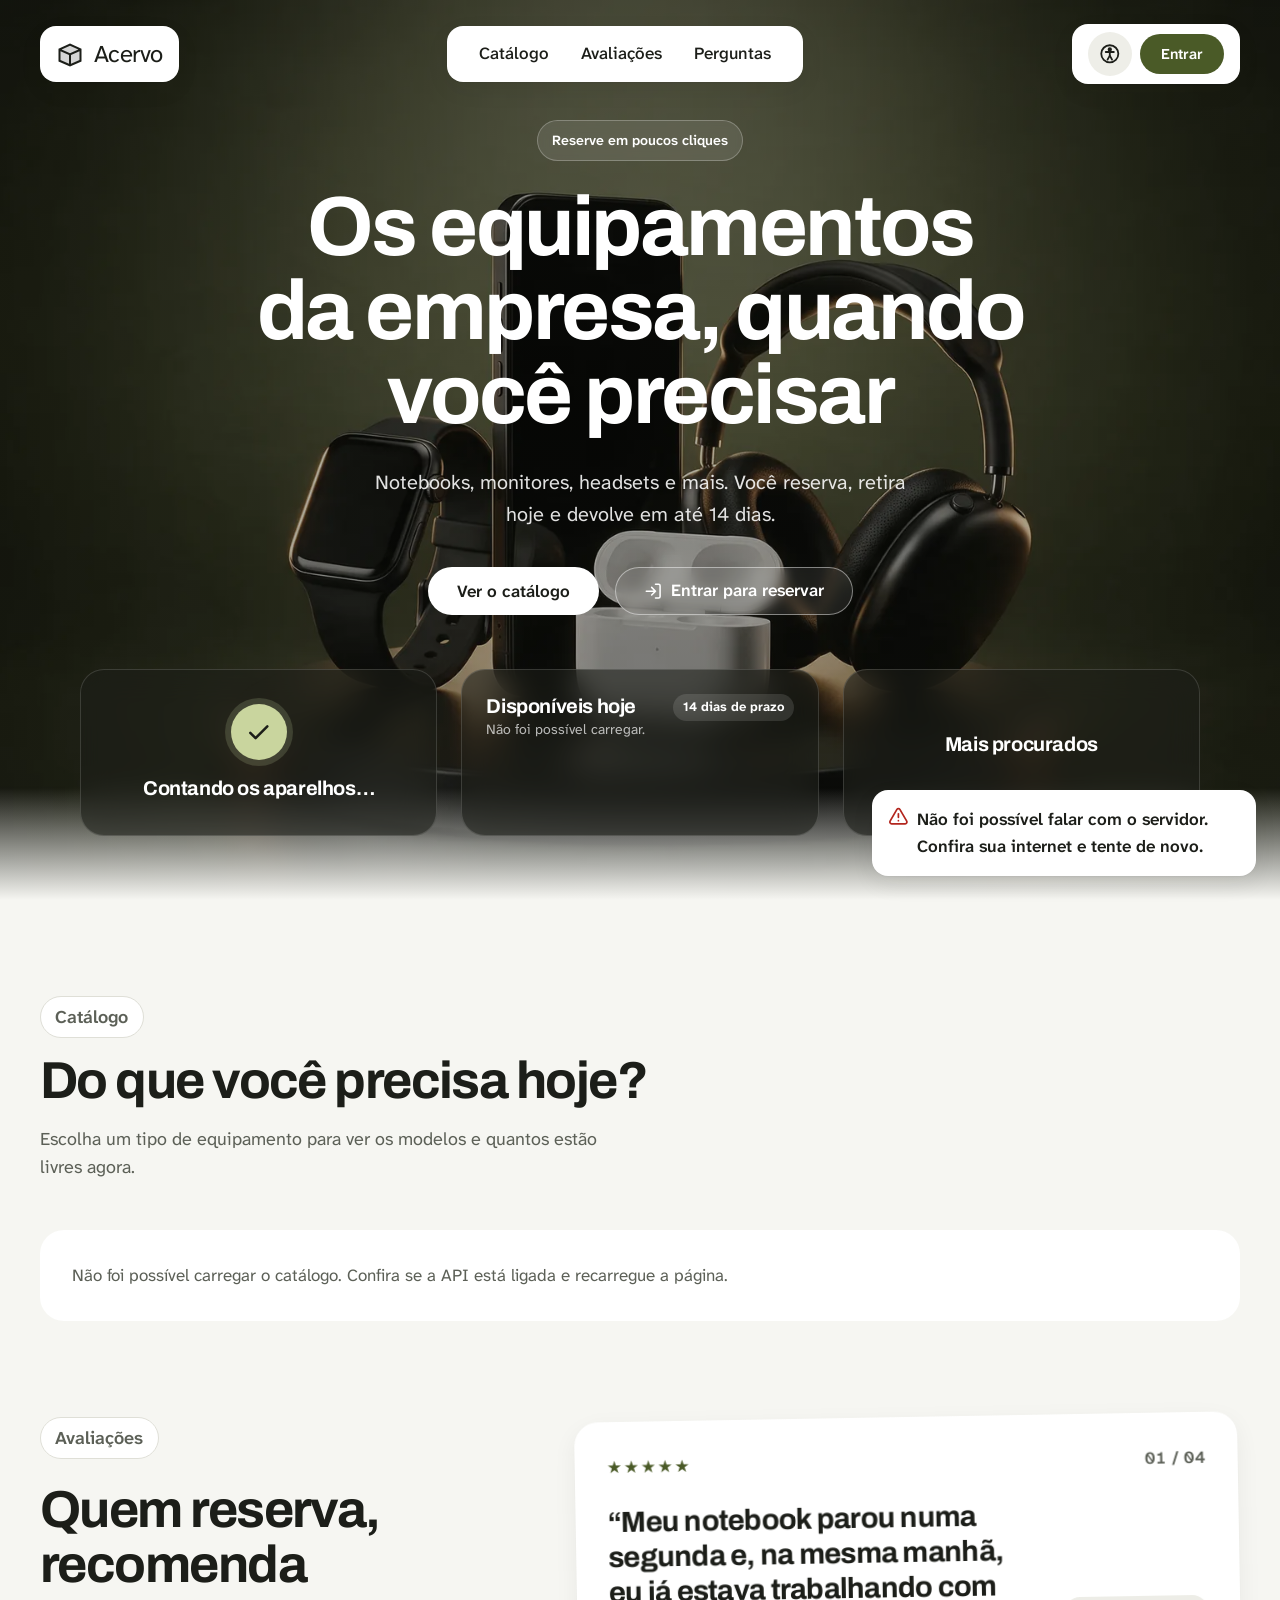
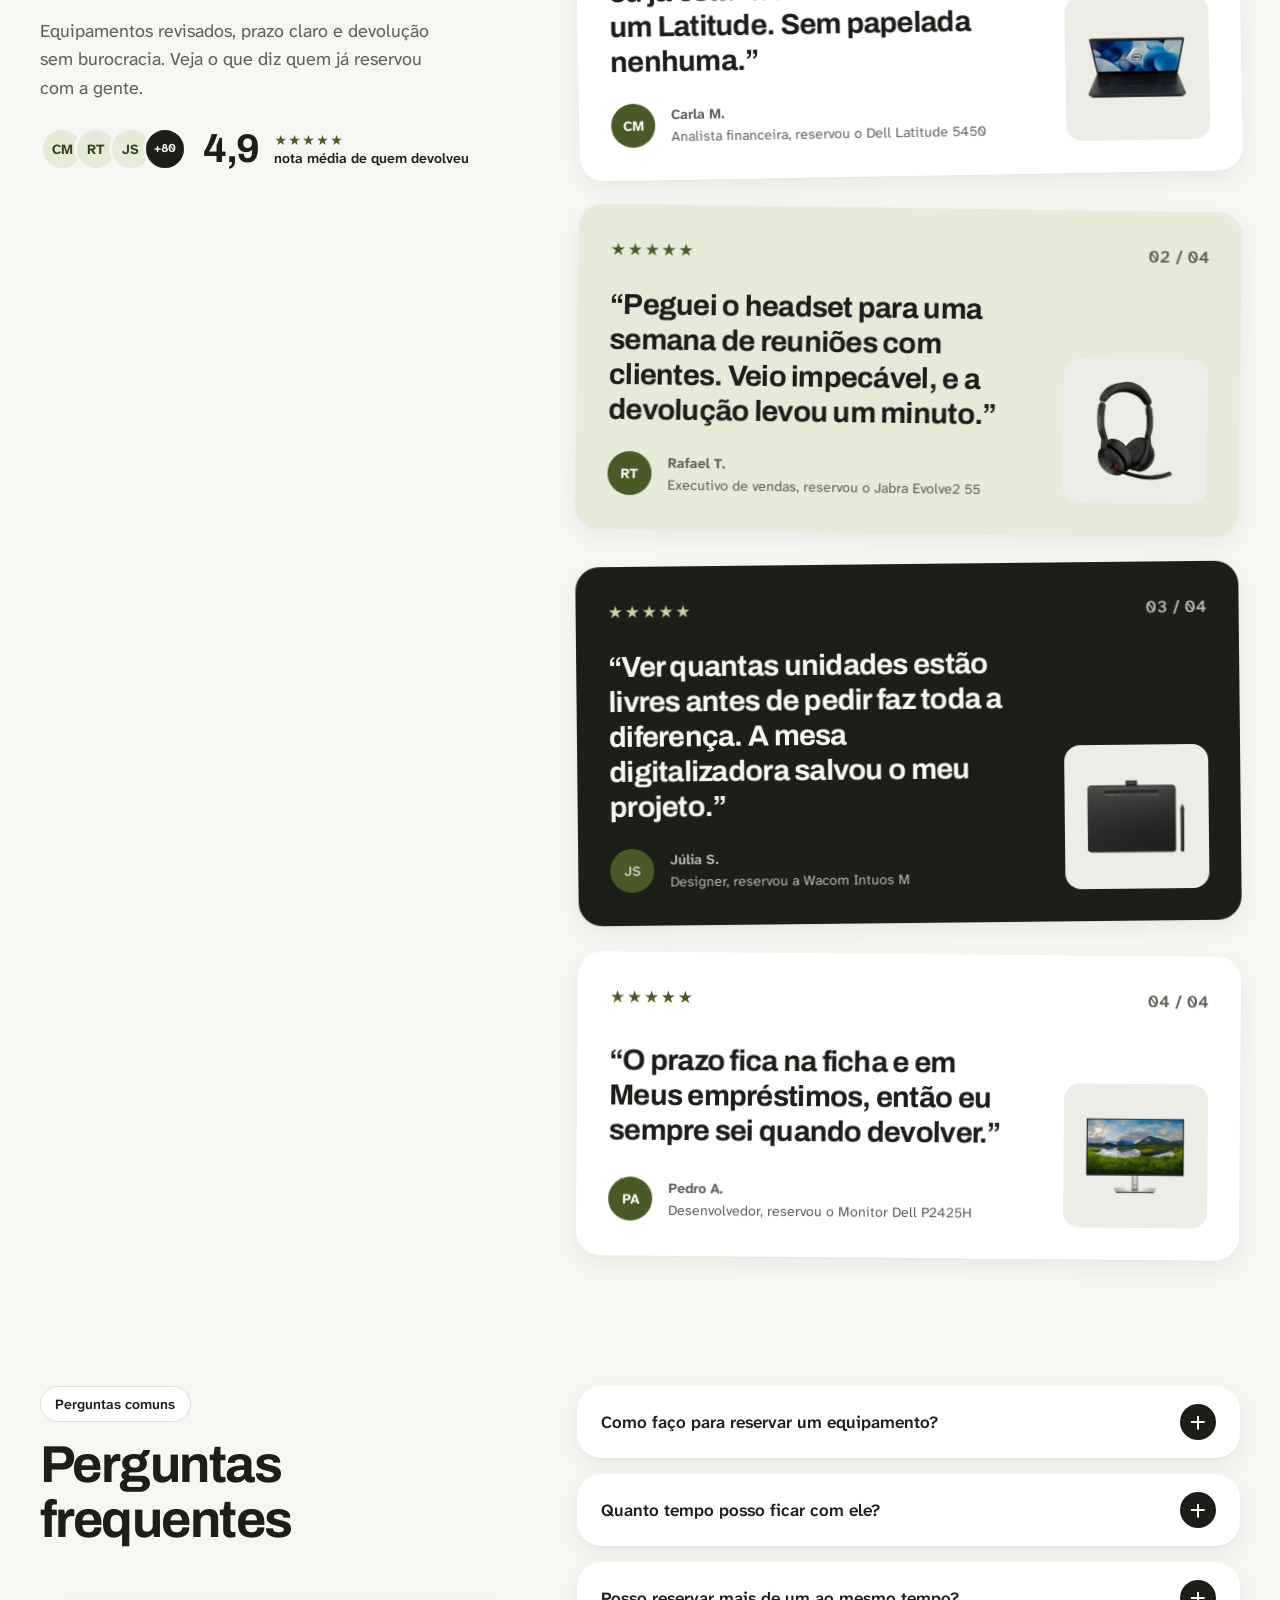
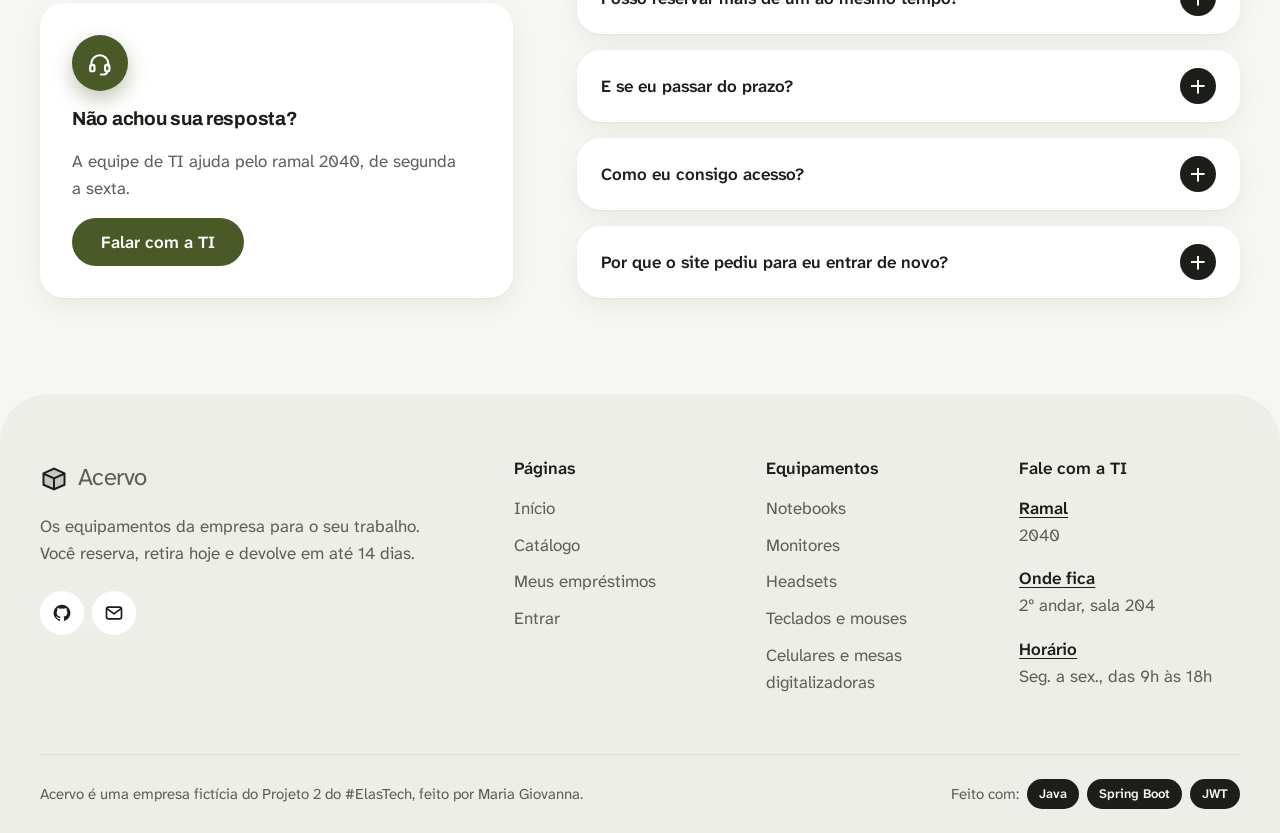
<file: index.html>
<!DOCTYPE html>
<html lang="pt-BR">
<head>
    <meta charset="UTF-8">
    <meta name="viewport" content="width=device-width, initial-scale=1">
    <title>Acervo – empréstimo de equipamentos</title>
    <meta name="description" content="Reserve notebooks, monitores e outros equipamentos da empresa.">

    <!-- aplica tema, tamanho do texto e cores ANTES de desenhar a página -->
    <script src="js/core/preferencias.js"></script>

    <!-- fontes: Archivo (títulos) e Atkinson Hyperlegible Next (texto, feita para baixa visão) -->
    <link rel="preconnect" href="https://fonts.googleapis.com">
    <link rel="preconnect" href="https://fonts.gstatic.com" crossorigin>
    <link href="https://fonts.googleapis.com/css2?family=Archivo:wght@600;700;800&family=Atkinson+Hyperlegible+Next:wght@400;500;600;700&display=swap" rel="stylesheet">

    <!-- CSS: sistema (base) → peças (componentes) → página -->
    <link rel="stylesheet" href="css/base/tokens.css">
    <link rel="stylesheet" href="css/base/reset.css">
    <link rel="stylesheet" href="css/base/tipografia.css">
    <link rel="stylesheet" href="css/base/layout.css">
    <link rel="stylesheet" href="css/componentes/botoes.css">
    <link rel="stylesheet" href="css/componentes/cartao.css">
    <link rel="stylesheet" href="css/componentes/formularios.css">
    <link rel="stylesheet" href="css/componentes/selos.css">
    <link rel="stylesheet" href="css/componentes/estados.css">
    <link rel="stylesheet" href="css/componentes/avisos.css">
    <link rel="stylesheet" href="css/componentes/cabecalho.css">
    <link rel="stylesheet" href="css/componentes/rodape.css">
    <link rel="stylesheet" href="css/componentes/cartao-produto.css">
    <link rel="stylesheet" href="css/paginas/inicio.css">
</head>
<body data-pagina="inicio" data-hero>

<header id="cabecalho"></header>

<main id="conteudo">

    <!-- HERO (ref. 2): foto ao fundo (img/hero.webp), título, 2 botões e cartões com dados da API -->
    <section class="hero sobre-imagem" aria-labelledby="titulo-pagina">
        <div class="hero__conteudo">
            <p class="selo-secao">Reserve em poucos cliques</p>
            <h1 class="titulo-abertura" id="titulo-pagina">Os equipamentos da empresa, quando você precisar</h1>
            <p>Notebooks, monitores, headsets e mais. Você reserva, retira hoje e devolve em até 14 dias.</p>
            <div class="hero__acoes">
                <a class="botao botao--primario" href="#catalogo">Ver o catálogo</a>
                <a class="botao botao--secundario" id="hero-reservar" href="entrar.html?voltar=index.html%23catalogo&amp;motivo=reservar">Entrar para reservar</a>
            </div>
        </div>

        <div class="hero__cartoes">
            <article class="vidro vidro--lateral">
                <span class="vidro__icone" id="hero-icone"></span>
                <p class="vidro__titulo" id="hero-livres">Contando os aparelhos…</p>
            </article>

            <article class="vidro vidro--principal">
                <div class="vidro__topo">
                    <div>
                        <p class="vidro__titulo">Disponíveis hoje</p>
                        <p class="vidro__suave" id="hero-resumo">Carregando…</p>
                    </div>
                    <span class="vidro__pilula vidro__pilula--escura">14 dias de prazo</span>
                </div>
                <ul class="vidro__lista" id="hero-lista"></ul>
            </article>

            <article class="vidro vidro--lateral">
                <p class="vidro__titulo">Mais procurados</p>
                <ul class="vidro__circulos" id="hero-tipos"></ul>
            </article>
        </div>
    </section>

    <!-- CATÁLOGO (ref. 3): primeiro os tipos; ao escolher um, aparecem os modelos dele -->
    <section class="secao container" id="catalogo" aria-labelledby="titulo-catalogo">
        <div class="cabeca-secao">
            <div class="cabeca-secao__texto">
                <p class="selo-secao">Catálogo</p>
                <h2 class="titulo-secao" id="titulo-catalogo">Do que você precisa hoje?</h2>
                <p id="texto-catalogo" aria-live="polite">Escolha um tipo de equipamento para ver os modelos e quantos estão livres agora.</p>
            </div>
            <button class="link-seta" type="button" id="alternar-catalogo"></button>
        </div>

        <ul class="grade-cartoes" id="grade-catalogo"></ul>
    </section>

    <!-- AVALIAÇÕES (refs. 4 e 5): o lado esquerdo fica parado e os cartões se empilham -->
    <section class="secao container depoimentos" id="avaliacoes" aria-labelledby="titulo-avaliacoes">
        <div class="depoimentos__lado">
            <p class="selo-secao">Avaliações</p>
            <h2 class="titulo-secao" id="titulo-avaliacoes">Quem reserva, recomenda</h2>
            <p>Equipamentos revisados, prazo claro e devolução sem burocracia. Veja o que diz quem já reservou com a gente.</p>
            <div class="prova">
                <p class="prova__rostos" aria-hidden="true">
                    <span>CM</span>
                    <span>RT</span>
                    <span>JS</span>
                    <span>+80</span>
                </p>
                <p class="prova__nota">4,9</p>
                <p class="prova__estrelas">
                    <span aria-hidden="true">★★★★★</span>
                    <span>nota média de quem devolveu</span>
                </p>
            </div>
        </div>

        <ol class="depoimentos__lista">
            <li class="depoimento" data-modelo="Notebook Dell Latitude 5450">
                <p class="depoimento__topo">
                    <span aria-label="5 de 5 estrelas">★★★★★</span>
                    <span>01 / 04</span>
                </p>
                <blockquote>“Meu notebook parou numa segunda e, na mesma manhã, eu já estava trabalhando com um Latitude. Sem papelada nenhuma.”</blockquote>
                <div class="depoimento__foto"></div>
                <p class="depoimento__autor">
                    <span class="depoimento__rosto" aria-hidden="true">CM</span>
                    <span>
                        <strong>Carla M.</strong>
                        <span>Analista financeira, reservou o Dell Latitude 5450</span>
                    </span>
                </p>
            </li>
            <li class="depoimento" data-modelo="Headset Jabra Evolve2 55">
                <p class="depoimento__topo">
                    <span aria-label="5 de 5 estrelas">★★★★★</span>
                    <span>02 / 04</span>
                </p>
                <blockquote>“Peguei o headset para uma semana de reuniões com clientes. Veio impecável, e a devolução levou um minuto.”</blockquote>
                <div class="depoimento__foto"></div>
                <p class="depoimento__autor">
                    <span class="depoimento__rosto" aria-hidden="true">RT</span>
                    <span>
                        <strong>Rafael T.</strong>
                        <span>Executivo de vendas, reservou o Jabra Evolve2 55</span>
                    </span>
                </p>
            </li>
            <li class="depoimento" data-modelo="Mesa digitalizadora Wacom Intuos M">
                <p class="depoimento__topo">
                    <span aria-label="5 de 5 estrelas">★★★★★</span>
                    <span>03 / 04</span>
                </p>
                <blockquote>“Ver quantas unidades estão livres antes de pedir faz toda a diferença. A mesa digitalizadora salvou o meu projeto.”</blockquote>
                <div class="depoimento__foto"></div>
                <p class="depoimento__autor">
                    <span class="depoimento__rosto" aria-hidden="true">JS</span>
                    <span>
                        <strong>Júlia S.</strong>
                        <span>Designer, reservou a Wacom Intuos M</span>
                    </span>
                </p>
            </li>
            <li class="depoimento" data-modelo="Monitor Dell P2425H">
                <p class="depoimento__topo">
                    <span aria-label="5 de 5 estrelas">★★★★★</span>
                    <span>04 / 04</span>
                </p>
                <blockquote>“O prazo fica na ficha e em Meus empréstimos, então eu sempre sei quando devolver.”</blockquote>
                <div class="depoimento__foto"></div>
                <p class="depoimento__autor">
                    <span class="depoimento__rosto" aria-hidden="true">PA</span>
                    <span>
                        <strong>Pedro A.</strong>
                        <span>Desenvolvedor, reservou o Monitor Dell P2425H</span>
                    </span>
                </p>
            </li>
        </ol>
    </section>

    <!-- PERGUNTAS (refs. 6 e 7), alinhadas: título com a primeira pergunta, ajuda com a última -->
    <section class="secao container perguntas" id="perguntas" aria-labelledby="titulo-perguntas">
        <div class="perguntas__lado">
            <div class="perguntas__titulo">
                <p class="selo-secao">Perguntas comuns</p>
                <h2 class="titulo-secao" id="titulo-perguntas">Perguntas frequentes</h2>
            </div>

            <div class="cartao perguntas__ajuda">
                <span class="estado__icone" id="icone-ajuda"></span>
                <h3>Não achou sua resposta?</h3>
                <p>A equipe de TI ajuda pelo ramal 2040, de segunda a sexta.</p>
                <a class="botao botao--primario" href="#contato">Falar com a TI</a>
            </div>
        </div>

        <div class="perguntas__lista">
            <details class="pergunta" name="perguntas">
                <summary>Como faço para reservar um equipamento?</summary>
                <p>Escolha o tipo no catálogo, abra o modelo, entre na sua conta (ou crie uma) e confirme a reserva. Você retira no mesmo dia.</p>
            </details>
            <details class="pergunta" name="perguntas">
                <summary>Quanto tempo posso ficar com ele?</summary>
                <p>14 dias a partir do dia da retirada. A data certa de devolução aparece na confirmação e em Meus empréstimos.</p>
            </details>
            <details class="pergunta" name="perguntas">
                <summary>Posso reservar mais de um ao mesmo tempo?</summary>
                <p>Não. É um equipamento por vez, para que todo mundo tenha acesso. Devolva o que está com você para reservar outro.</p>
            </details>
            <details class="pergunta" name="perguntas">
                <summary>E se eu passar do prazo?</summary>
                <p>O empréstimo aparece como atrasado e você só consegue reservar outro equipamento depois de devolver.</p>
            </details>
            <details class="pergunta" name="perguntas">
                <summary>Como eu consigo acesso?</summary>
                <p>Clique em Entrar e depois em Criar conta. Com nome, e-mail e uma senha, você já entra e pode reservar.</p>
            </details>
            <details class="pergunta" name="perguntas">
                <summary>Por que o site pediu para eu entrar de novo?</summary>
                <p>Por segurança, o acesso vale 10 minutos. Depois disso, é só entrar outra vez e continuar de onde parou.</p>
            </details>
        </div>
    </section>

</main>

<footer id="rodape"></footer>

<!-- JS: primeiro o que os outros usam; por último, o arquivo da página -->
<script src="js/core/config.js"></script>
<script src="js/core/utilidades.js"></script>
<script src="js/dados/icones.js"></script>
<script src="js/dados/produtos.js"></script>
<script src="js/core/sessao.js"></script>
<script src="js/componentes/avisos.js"></script>
<script src="js/core/api.js"></script>
<script src="js/componentes/cabecalho.js"></script>
<script src="js/componentes/acessibilidade.js"></script>
<script src="js/componentes/foto-produto.js"></script>
<script src="js/paginas/inicio.js"></script>
</body>
</html>
</file>
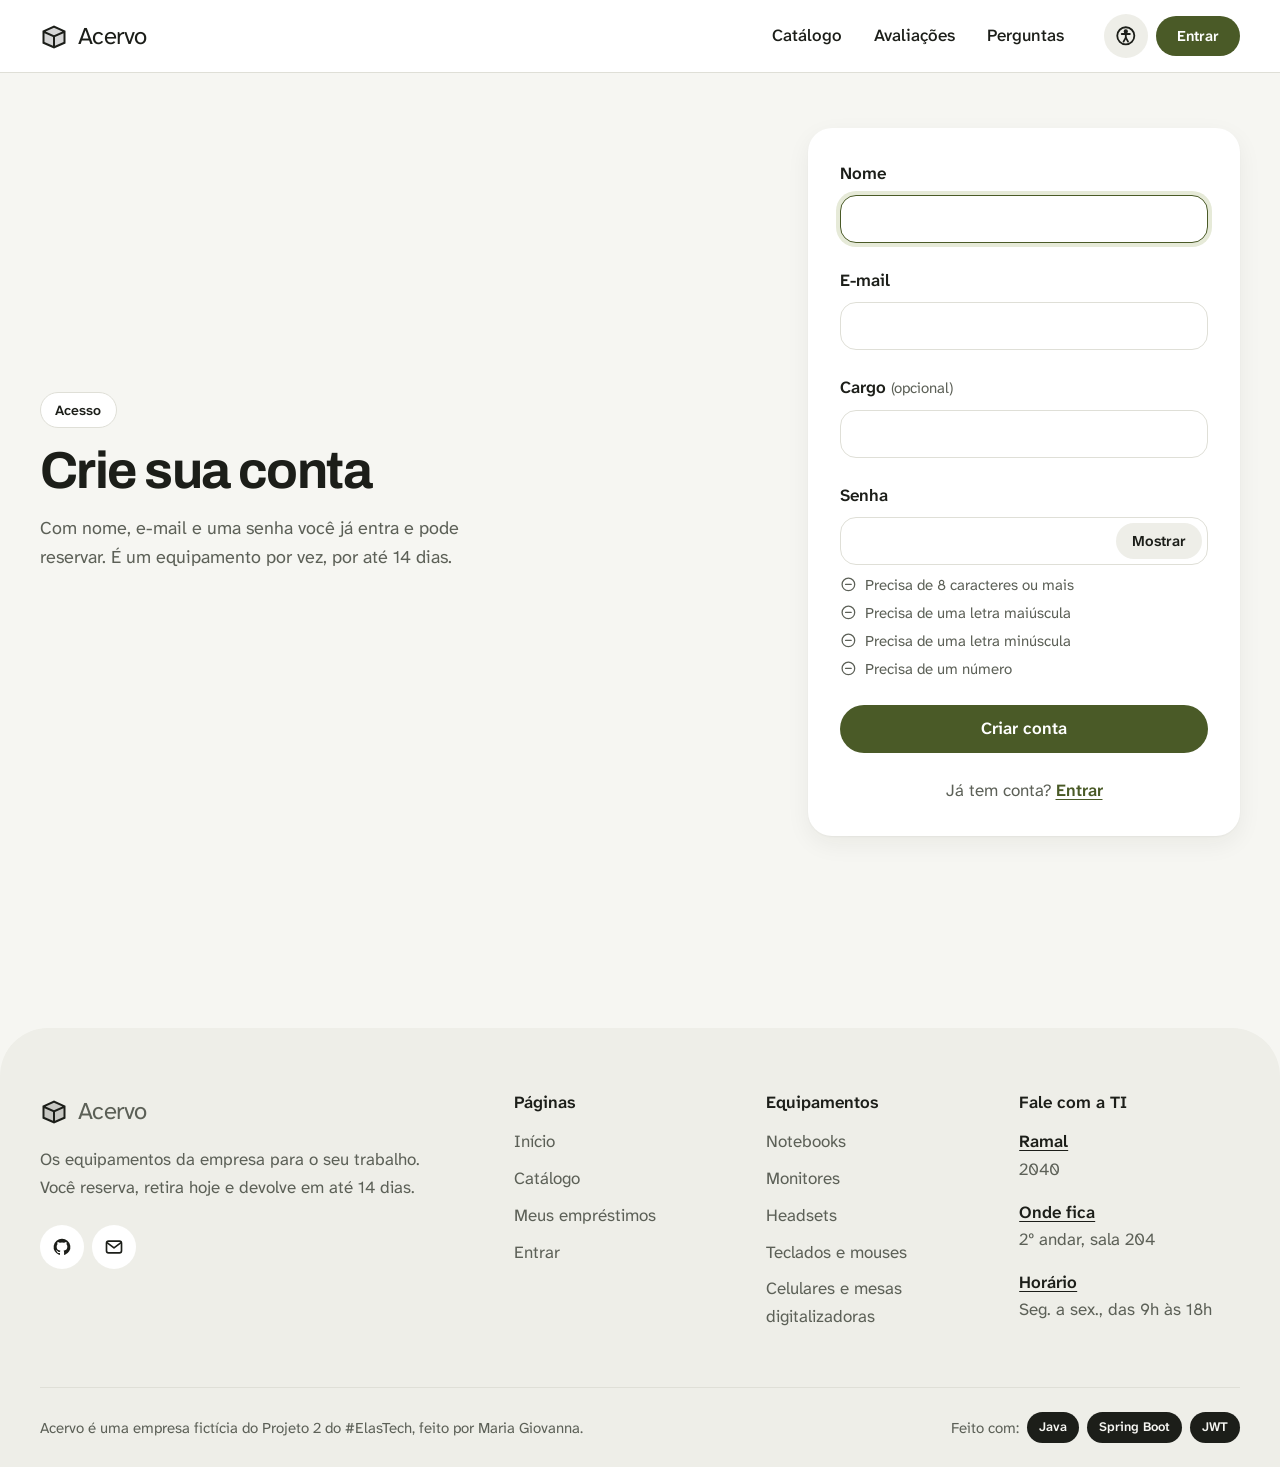
<file: criar-conta.html>
<!DOCTYPE html>
<html lang="pt-BR">
<head>
    <meta charset="UTF-8">
    <meta name="viewport" content="width=device-width, initial-scale=1">
    <title>Criar conta – Acervo</title>
    <meta name="description" content="Crie sua conta no Acervo para reservar equipamentos.">

    <!-- aplica tema, tamanho do texto e cores ANTES de desenhar a página -->
    <script src="js/core/preferencias.js"></script>

    <!-- fontes: Archivo (títulos) e Atkinson Hyperlegible Next (texto, feita para baixa visão) -->
    <link rel="preconnect" href="https://fonts.googleapis.com">
    <link rel="preconnect" href="https://fonts.gstatic.com" crossorigin>
    <link href="https://fonts.googleapis.com/css2?family=Archivo:wght@600;700;800&family=Atkinson+Hyperlegible+Next:wght@400;500;600;700&display=swap" rel="stylesheet">

    <!-- CSS: sistema (base) → peças (componentes) → página -->
    <link rel="stylesheet" href="css/base/tokens.css">
    <link rel="stylesheet" href="css/base/reset.css">
    <link rel="stylesheet" href="css/base/tipografia.css">
    <link rel="stylesheet" href="css/base/layout.css">
    <link rel="stylesheet" href="css/componentes/botoes.css">
    <link rel="stylesheet" href="css/componentes/cartao.css">
    <link rel="stylesheet" href="css/componentes/formularios.css">
    <link rel="stylesheet" href="css/componentes/selos.css">
    <link rel="stylesheet" href="css/componentes/estados.css">
    <link rel="stylesheet" href="css/componentes/avisos.css">
    <link rel="stylesheet" href="css/componentes/cabecalho.css">
    <link rel="stylesheet" href="css/componentes/rodape.css">
    <link rel="stylesheet" href="css/paginas/entrar.css">
</head>
<body data-pagina="criar-conta">

<header id="cabecalho"></header>

<main id="conteudo" class="pagina">
    <section class="entrar">
        <div class="entrar__texto">
            <p class="selo-secao">Acesso</p>
            <h1 class="titulo-secao">Crie sua conta</h1>
            <p>Com nome, e-mail e uma senha você já entra e pode reservar. É um equipamento por vez, por até 14 dias.</p>
        </div>

        <form class="cartao formulario" id="form-criar-conta" novalidate>
            <div class="campo">
                <label for="nome">Nome</label>
                <input class="campo__entrada" id="nome" name="nome" autocomplete="name" aria-describedby="nome-erro">
                <p class="campo__erro" id="nome-erro" hidden></p>
            </div>

            <div class="campo">
                <label for="email">E-mail</label>
                <input class="campo__entrada" id="email" name="email" type="email" autocomplete="email" inputmode="email" aria-describedby="email-erro">
                <p class="campo__erro" id="email-erro" hidden></p>
            </div>

            <div class="campo">
                <label for="cargo">Cargo <span class="campo__dica">(opcional)</span></label>
                <input class="campo__entrada" id="cargo" name="cargo" autocomplete="organization-title">
            </div>

            <div class="campo">
                <label for="senha">Senha</label>
                <div class="campo__senha">
                    <input class="campo__entrada" id="senha" name="senha" type="password" autocomplete="new-password" aria-describedby="regras-senha senha-erro">
                    <button class="campo__mostrar" id="mostrar-senha" type="button" aria-pressed="false" aria-controls="senha">Mostrar</button>
                </div>
                <ul class="regras-senha" id="regras-senha" aria-live="polite"></ul>
                <p class="campo__erro" id="senha-erro" hidden></p>
            </div>

            <p class="alerta alerta--erro" id="alerta-erro" role="alert" hidden></p>

            <button class="botao botao--primario botao--largo" id="botao-criar-conta" type="submit">Criar conta</button>

            <p class="formulario__troca">Já tem conta? <a id="link-entrar" href="entrar.html">Entrar</a></p>
        </form>
    </section>
</main>

<footer id="rodape"></footer>

<!-- JS: primeiro o que os outros usam; por último, o arquivo da página -->
<script src="js/core/config.js"></script>
<script src="js/core/utilidades.js"></script>
<script src="js/dados/icones.js"></script>
<script src="js/dados/produtos.js"></script>
<script src="js/core/sessao.js"></script>
<script src="js/componentes/avisos.js"></script>
<script src="js/core/api.js"></script>
<script src="js/componentes/cabecalho.js"></script>
<script src="js/componentes/acessibilidade.js"></script>
<script src="js/componentes/campos.js"></script>
<script src="js/core/validacao.js"></script>
<script src="js/componentes/regras-senha.js"></script>
<script src="js/paginas/criar-conta.js"></script>
</body>
</html>
</file>
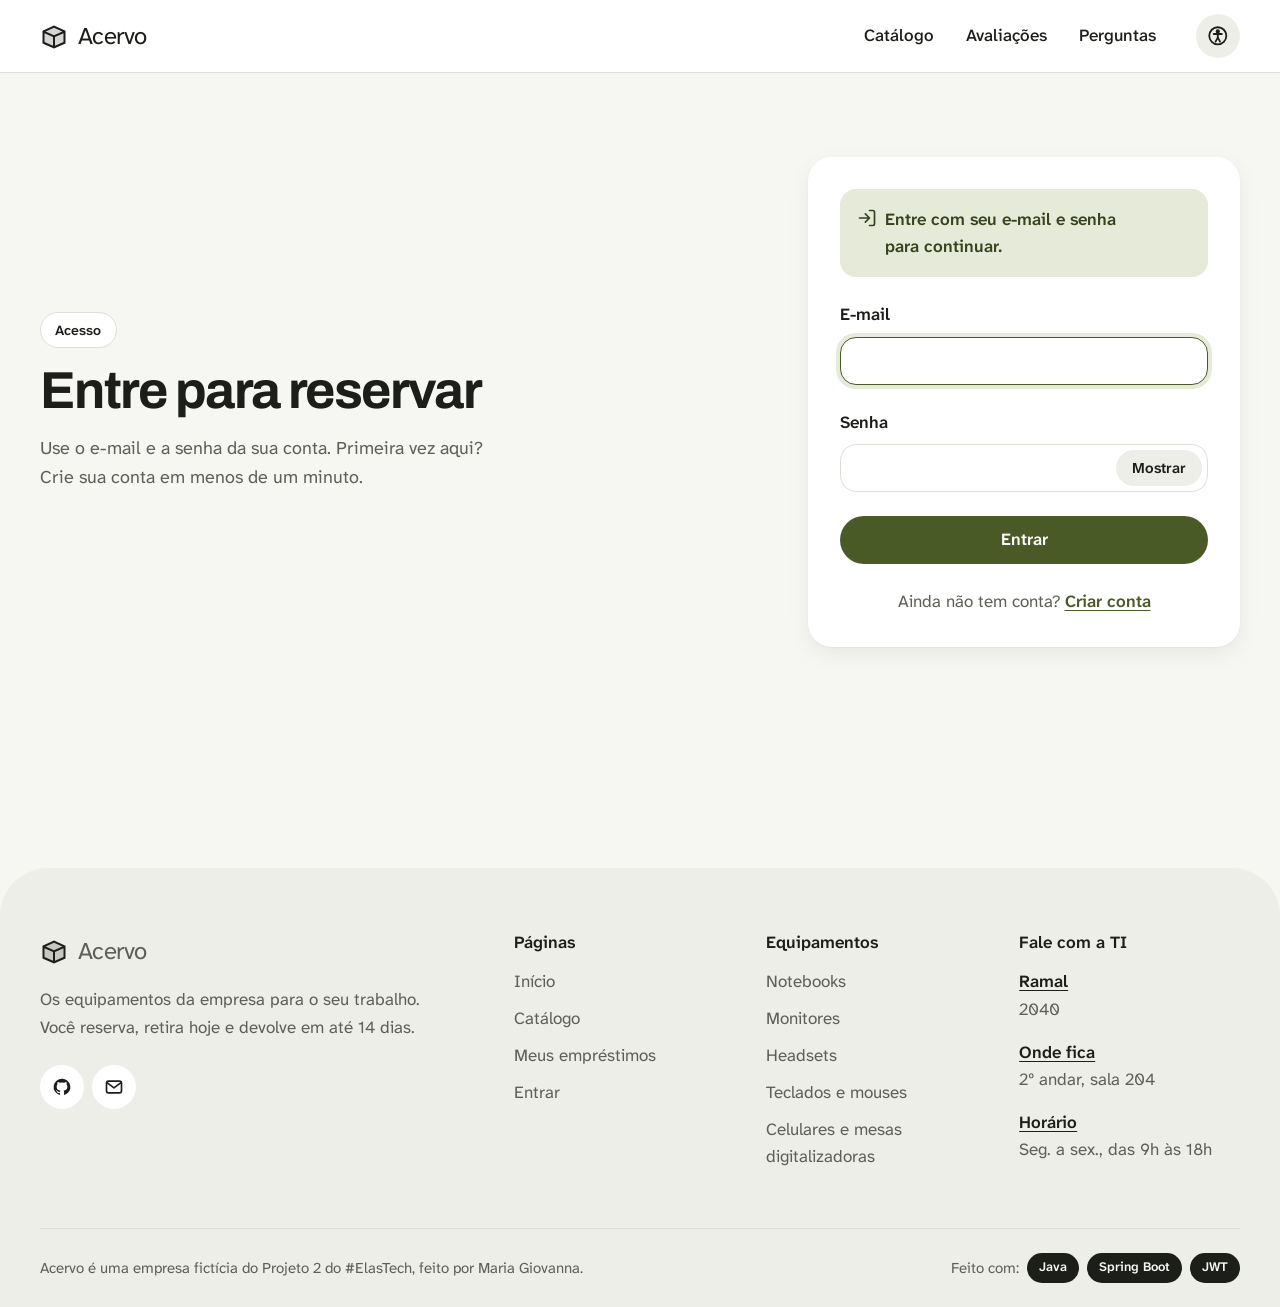
<file: empresa.html>
<!DOCTYPE html>
<html lang="pt-BR">
<head>
    <meta charset="UTF-8">
    <meta name="viewport" content="width=device-width, initial-scale=1">
    <title>Área da empresa – Acervo</title>
    <meta name="description" content="Cadastro de equipamentos e pessoas.">

    <!-- aplica tema, tamanho do texto e cores ANTES de desenhar a página -->
    <script src="js/core/preferencias.js"></script>

    <!-- fontes: Archivo (títulos) e Atkinson Hyperlegible Next (texto, feita para baixa visão) -->
    <link rel="preconnect" href="https://fonts.googleapis.com">
    <link rel="preconnect" href="https://fonts.gstatic.com" crossorigin>
    <link href="https://fonts.googleapis.com/css2?family=Archivo:wght@600;700;800&family=Atkinson+Hyperlegible+Next:wght@400;500;600;700&display=swap" rel="stylesheet">

    <!-- CSS: sistema (base) → peças (componentes) → página -->
    <link rel="stylesheet" href="css/base/tokens.css">
    <link rel="stylesheet" href="css/base/reset.css">
    <link rel="stylesheet" href="css/base/tipografia.css">
    <link rel="stylesheet" href="css/base/layout.css">
    <link rel="stylesheet" href="css/componentes/botoes.css">
    <link rel="stylesheet" href="css/componentes/cartao.css">
    <link rel="stylesheet" href="css/componentes/formularios.css">
    <link rel="stylesheet" href="css/componentes/selos.css">
    <link rel="stylesheet" href="css/componentes/estados.css">
    <link rel="stylesheet" href="css/componentes/avisos.css">
    <link rel="stylesheet" href="css/componentes/cabecalho.css">
    <link rel="stylesheet" href="css/componentes/rodape.css">
    <link rel="stylesheet" href="css/paginas/empresa.css">
</head>
<body data-pagina="empresa">

<header id="cabecalho"></header>

<main id="conteudo" class="pagina">
    <div class="topo-pagina">
        <p class="selo-secao">Administração</p>
        <h1 class="titulo-secao">Área da empresa</h1>
        <p>Cadastre equipamentos e pessoas. Só o perfil de administração vê esta página.</p>
    </div>

    <!-- quem não é ADMIN vê só isto -->
    <section class="estado" id="estado-sem-permissao" hidden>
        <span class="estado__icone" id="sem-permissao-icone"></span>
        <h2>Esta área é só da administração</h2>
        <p>O seu perfil pode ver o catálogo, pegar e devolver equipamentos.</p>
        <div class="estado__acoes">
            <a class="botao botao--primario" href="index.html">Ir para o catálogo</a>
        </div>
    </section>

    <div id="area-admin" hidden>
        <div class="paineis">

            <!-- CADASTRAR EQUIPAMENTO: POST /equipamentos -->
            <form class="cartao formulario" id="form-equipamento" novalidate>
                <h2>Cadastrar equipamento</h2>

                <div class="campo">
                    <label for="patrimonio">Patrimônio</label>
                    <p class="campo__dica" id="patrimonio-dica">O código da etiqueta, como NB-006.</p>
                    <input class="campo__entrada" id="patrimonio" name="patrimonio" autocomplete="off" aria-describedby="patrimonio-dica patrimonio-erro">
                    <p class="campo__erro" id="patrimonio-erro" hidden></p>
                </div>

                <div class="campo">
                    <label for="nome-equipamento">Modelo</label>
                    <p class="campo__dica" id="nome-equipamento-dica">Escolha um modelo da lista para somar mais uma unidade, ou digite um novo.</p>
                    <input class="campo__entrada" id="nome-equipamento" name="nome" list="lista-modelos" autocomplete="off" aria-describedby="nome-equipamento-dica nome-equipamento-erro">
                    <datalist id="lista-modelos"></datalist>
                    <p class="campo__erro" id="nome-equipamento-erro" hidden></p>
                </div>

                <div class="campo">
                    <label for="tipo">Tipo</label>
                    <select class="campo__entrada" id="tipo" name="tipo" aria-describedby="tipo-erro"></select>
                    <p class="campo__erro" id="tipo-erro" hidden></p>
                </div>

                <button class="botao botao--primario" id="botao-cadastrar-equipamento" type="submit">Cadastrar equipamento</button>
            </form>

            <!-- CADASTRAR PESSOA: POST /colaboradores -->
            <form class="cartao formulario" id="form-pessoa" novalidate>
                <h2>Cadastrar pessoa</h2>

                <div class="campo">
                    <label for="nome-pessoa">Nome</label>
                    <input class="campo__entrada" id="nome-pessoa" name="nome" autocomplete="off" aria-describedby="nome-pessoa-erro">
                    <p class="campo__erro" id="nome-pessoa-erro" hidden></p>
                </div>

                <div class="campo">
                    <label for="email-pessoa">E-mail</label>
                    <input class="campo__entrada" id="email-pessoa" name="email" type="email" autocomplete="off" inputmode="email" aria-describedby="email-pessoa-erro">
                    <p class="campo__erro" id="email-pessoa-erro" hidden></p>
                </div>

                <div class="campo">
                    <label for="cargo-pessoa">Cargo</label>
                    <input class="campo__entrada" id="cargo-pessoa" name="cargo" autocomplete="off">
                </div>

                <div class="campo">
                    <label for="senha-pessoa">Senha inicial</label>
                    <div class="campo__senha">
                        <input class="campo__entrada" id="senha-pessoa" name="senha" type="password" autocomplete="new-password" aria-describedby="regras-senha senha-pessoa-erro">
                        <button class="campo__mostrar" id="mostrar-senha-pessoa" type="button" aria-pressed="false" aria-controls="senha-pessoa">Mostrar</button>
                    </div>
                    <ul class="regras-senha" id="regras-senha" aria-live="polite"></ul>
                    <p class="campo__erro" id="senha-pessoa-erro" hidden></p>
                </div>

                <fieldset class="campo">
                    <legend>Perfil</legend>
                    <div class="opcoes">
                        <label><input type="radio" name="perfil" value="COLABORADOR" checked> Colaborador</label>
                        <label><input type="radio" name="perfil" value="ADMIN"> Administração</label>
                    </div>
                </fieldset>

                <button class="botao botao--primario" id="botao-cadastrar-pessoa" type="submit">Cadastrar pessoa</button>
            </form>
        </div>

        <!-- TODAS AS UNIDADES: GET /equipamentos -->
        <section aria-labelledby="titulo-unidades">
            <div class="tabela-topo">
                <h2 id="titulo-unidades">Unidades cadastradas</h2>
                <p id="resumo-unidades"></p>
            </div>
            <div class="tabela-rolagem">
                <table class="tabela">
                    <thead>
                        <tr>
                            <th scope="col">Patrimônio</th>
                            <th scope="col">Modelo</th>
                            <th scope="col">Tipo</th>
                            <th scope="col">Situação</th>
                        </tr>
                    </thead>
                    <tbody id="corpo-tabela"></tbody>
                </table>
            </div>
        </section>
    </div>
</main>

<footer id="rodape"></footer>


<!-- JS: primeiro o que os outros usam; por último, o arquivo da página -->
<script src="js/core/config.js"></script>
<script src="js/core/utilidades.js"></script>
<script src="js/dados/icones.js"></script>
<script src="js/dados/produtos.js"></script>
<script src="js/core/sessao.js"></script>
<script src="js/componentes/avisos.js"></script>
<script src="js/core/api.js"></script>
<script src="js/componentes/cabecalho.js"></script>
<script src="js/componentes/acessibilidade.js"></script>
<script src="js/componentes/campos.js"></script>
<script src="js/core/validacao.js"></script>
<script src="js/componentes/regras-senha.js"></script>
<script src="js/paginas/empresa.js"></script>
</body>
</html>
</file>
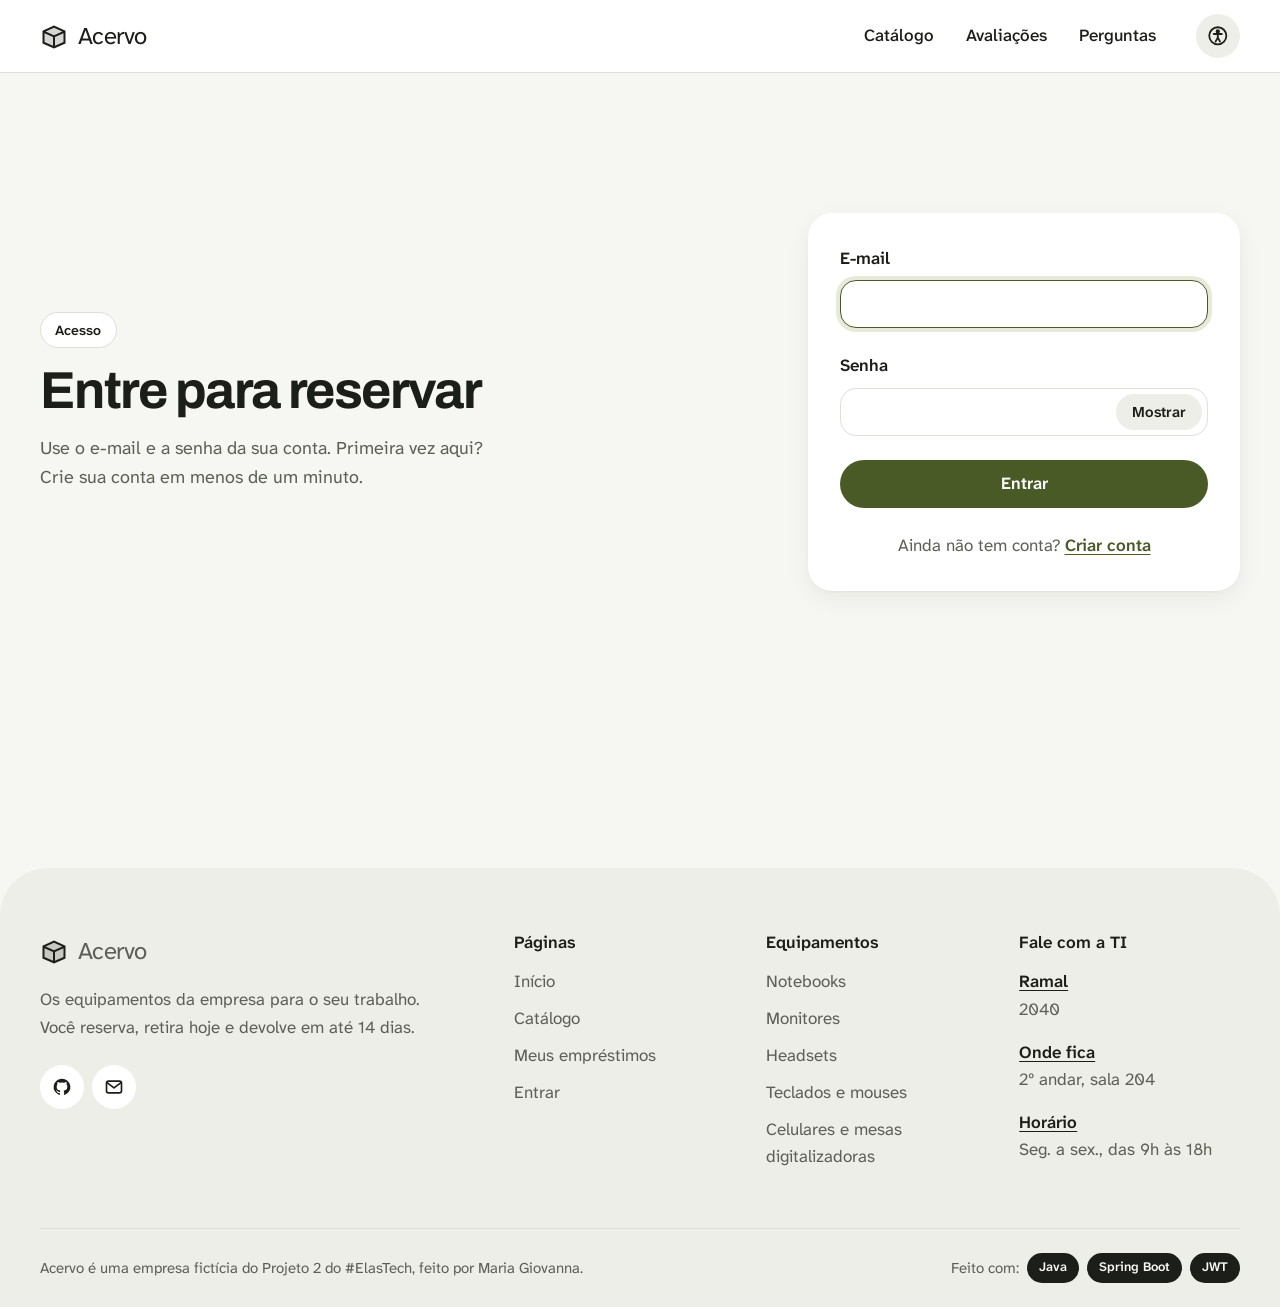
<file: entrar.html>
<!DOCTYPE html>
<html lang="pt-BR">
<head>
    <meta charset="UTF-8">
    <meta name="viewport" content="width=device-width, initial-scale=1">
    <title>Entrar – Acervo</title>
    <meta name="description" content="Entre com o e-mail e a senha da empresa para reservar equipamentos.">

    <!-- aplica tema, tamanho do texto e cores ANTES de desenhar a página -->
    <script src="js/core/preferencias.js"></script>

    <!-- fontes: Archivo (títulos) e Atkinson Hyperlegible Next (texto, feita para baixa visão) -->
    <link rel="preconnect" href="https://fonts.googleapis.com">
    <link rel="preconnect" href="https://fonts.gstatic.com" crossorigin>
    <link href="https://fonts.googleapis.com/css2?family=Archivo:wght@600;700;800&family=Atkinson+Hyperlegible+Next:wght@400;500;600;700&display=swap" rel="stylesheet">

    <!-- CSS: sistema (base) → peças (componentes) → página -->
    <link rel="stylesheet" href="css/base/tokens.css">
    <link rel="stylesheet" href="css/base/reset.css">
    <link rel="stylesheet" href="css/base/tipografia.css">
    <link rel="stylesheet" href="css/base/layout.css">
    <link rel="stylesheet" href="css/componentes/botoes.css">
    <link rel="stylesheet" href="css/componentes/cartao.css">
    <link rel="stylesheet" href="css/componentes/formularios.css">
    <link rel="stylesheet" href="css/componentes/selos.css">
    <link rel="stylesheet" href="css/componentes/estados.css">
    <link rel="stylesheet" href="css/componentes/avisos.css">
    <link rel="stylesheet" href="css/componentes/cabecalho.css">
    <link rel="stylesheet" href="css/componentes/rodape.css">
    <link rel="stylesheet" href="css/paginas/entrar.css">
</head>
<body data-pagina="entrar">

<header id="cabecalho"></header>

<main id="conteudo" class="pagina">
    <section class="entrar">
        <div class="entrar__texto">
            <p class="selo-secao">Acesso</p>
            <h1 class="titulo-secao">Entre para reservar</h1>
            <p>Use o e-mail e a senha da sua conta. Primeira vez aqui? Crie sua conta em menos de um minuto.</p>
        </div>

        <form class="cartao formulario" id="form-entrar" novalidate>
            <p class="alerta alerta--info" id="alerta-motivo" hidden></p>

            <div class="campo">
                <label for="email">E-mail</label>
                <input class="campo__entrada" id="email" name="email" type="email" autocomplete="email" inputmode="email" aria-describedby="email-erro">
                <p class="campo__erro" id="email-erro" hidden></p>
            </div>

            <div class="campo">
                <label for="senha">Senha</label>
                <div class="campo__senha">
                    <input class="campo__entrada" id="senha" name="senha" type="password" autocomplete="current-password" aria-describedby="senha-erro">
                    <button class="campo__mostrar" id="mostrar-senha" type="button" aria-pressed="false" aria-controls="senha">Mostrar</button>
                </div>
                <p class="campo__erro" id="senha-erro" hidden></p>
            </div>

            <p class="alerta alerta--erro" id="alerta-erro" role="alert" hidden></p>

            <button class="botao botao--primario botao--largo" id="botao-entrar-form" type="submit">Entrar</button>

            <p class="formulario__troca">Ainda não tem conta? <a id="link-criar-conta" href="criar-conta.html">Criar conta</a></p>
        </form>
    </section>
</main>

<footer id="rodape"></footer>

<!-- JS: primeiro o que os outros usam; por último, o arquivo da página -->
<script src="js/core/config.js"></script>
<script src="js/core/utilidades.js"></script>
<script src="js/dados/icones.js"></script>
<script src="js/dados/produtos.js"></script>
<script src="js/core/sessao.js"></script>
<script src="js/componentes/avisos.js"></script>
<script src="js/core/api.js"></script>
<script src="js/componentes/cabecalho.js"></script>
<script src="js/componentes/acessibilidade.js"></script>
<script src="js/componentes/campos.js"></script>
<script src="js/core/validacao.js"></script>
<script src="js/paginas/entrar.js"></script>
</body>
</html>
</file>
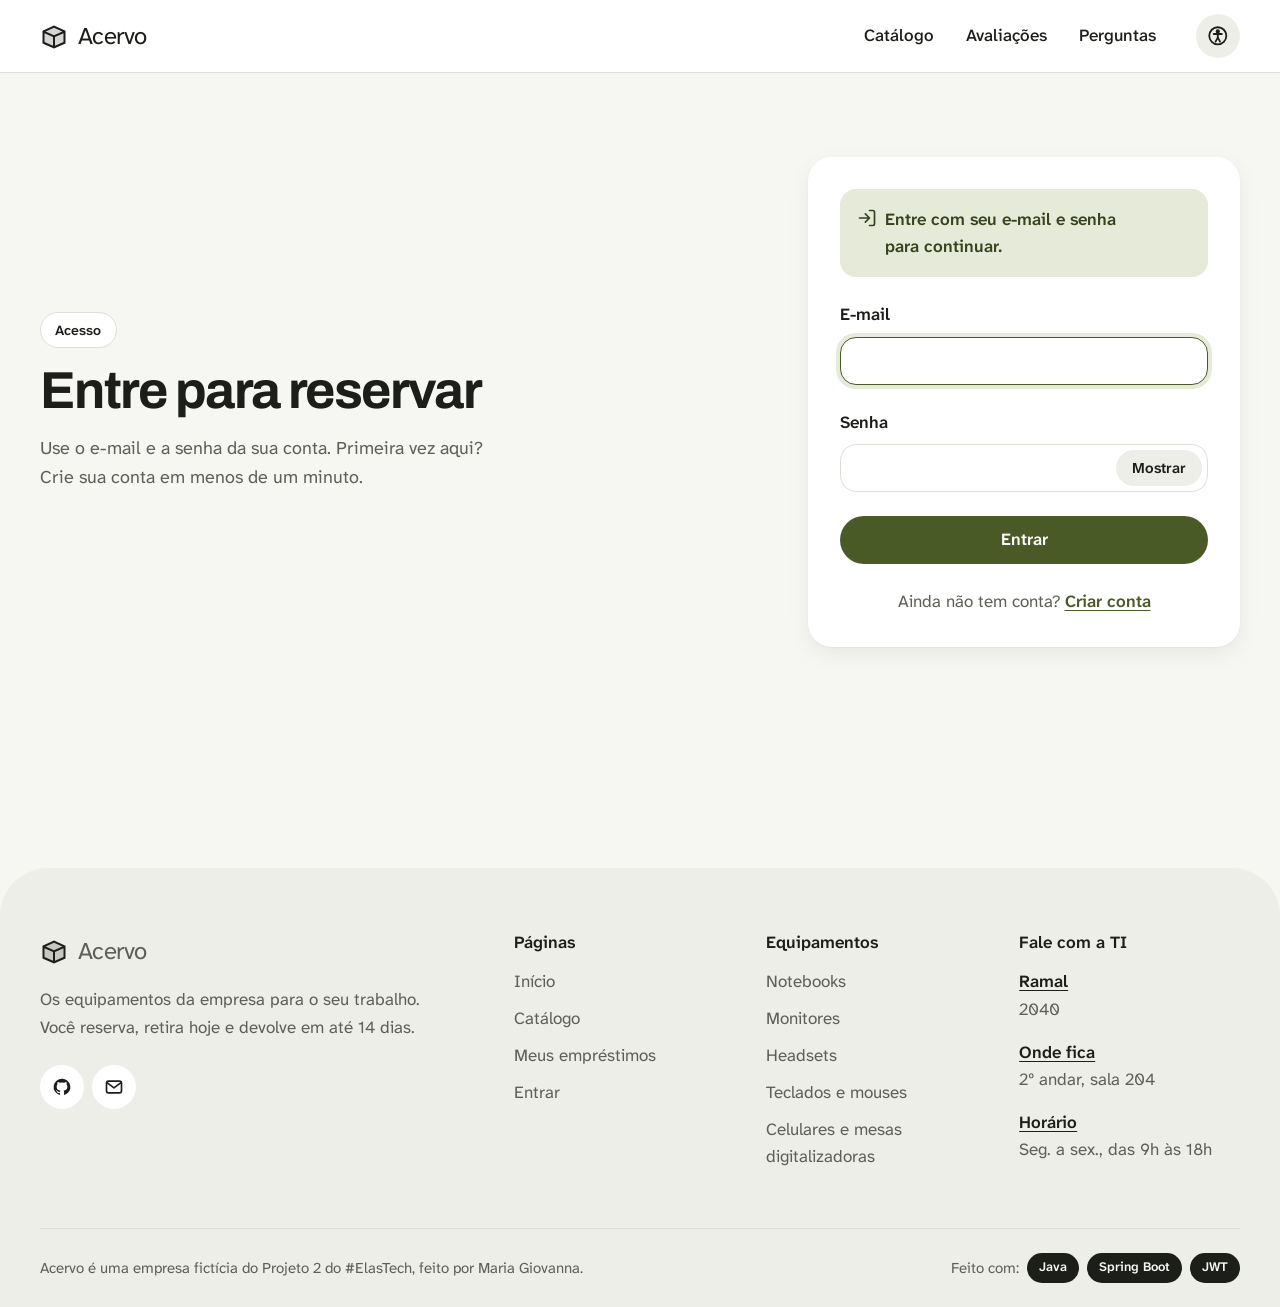
<file: meus-emprestimos.html>
<!DOCTYPE html>
<html lang="pt-BR">
<head>
    <meta charset="UTF-8">
    <meta name="viewport" content="width=device-width, initial-scale=1">
    <title>Meus empréstimos – Acervo</title>
    <meta name="description" content="Os equipamentos que estão com você e o seu histórico.">

    <!-- aplica tema, tamanho do texto e cores ANTES de desenhar a página -->
    <script src="js/core/preferencias.js"></script>

    <!-- fontes: Archivo (títulos) e Atkinson Hyperlegible Next (texto, feita para baixa visão) -->
    <link rel="preconnect" href="https://fonts.googleapis.com">
    <link rel="preconnect" href="https://fonts.gstatic.com" crossorigin>
    <link href="https://fonts.googleapis.com/css2?family=Archivo:wght@600;700;800&family=Atkinson+Hyperlegible+Next:wght@400;500;600;700&display=swap" rel="stylesheet">

    <!-- CSS: sistema (base) → peças (componentes) → página -->
    <link rel="stylesheet" href="css/base/tokens.css">
    <link rel="stylesheet" href="css/base/reset.css">
    <link rel="stylesheet" href="css/base/tipografia.css">
    <link rel="stylesheet" href="css/base/layout.css">
    <link rel="stylesheet" href="css/componentes/botoes.css">
    <link rel="stylesheet" href="css/componentes/cartao.css">
    <link rel="stylesheet" href="css/componentes/formularios.css">
    <link rel="stylesheet" href="css/componentes/selos.css">
    <link rel="stylesheet" href="css/componentes/estados.css">
    <link rel="stylesheet" href="css/componentes/avisos.css">
    <link rel="stylesheet" href="css/componentes/cabecalho.css">
    <link rel="stylesheet" href="css/componentes/rodape.css">
    <link rel="stylesheet" href="css/paginas/meus-emprestimos.css">
</head>
<body data-pagina="meus-emprestimos">

<header id="cabecalho"></header>

<main id="conteudo" class="pagina pagina--estreita">
    <div class="topo-pagina">
        <p class="selo-secao">Sua conta</p>
        <h1 class="titulo-secao">Meus empréstimos</h1>
        <p id="resumo-emprestimos" aria-live="polite">Carregando…</p>
    </div>

    <section class="bloco" aria-labelledby="titulo-com-voce">
        <h2 id="titulo-com-voce">Com você agora</h2>
        <ul class="lista-emprestimos" id="lista-abertos"></ul>
    </section>

    <section class="bloco" aria-labelledby="titulo-historico">
        <h2 id="titulo-historico">Histórico</h2>
        <ul class="lista-emprestimos" id="lista-historico"></ul>
    </section>
</main>

<footer id="rodape"></footer>

<template id="modelo-emprestimo">
    <li class="emprestimo">
        <div class="emprestimo__foto"></div>
        <div class="emprestimo__info">
            <h3 class="emprestimo__nome"></h3>
            <p class="emprestimo__datas"></p>
            <p class="selo"></p>
        </div>
        <button class="botao botao--secundario botao--pequeno emprestimo__devolver" type="button">Devolver</button>
    </li>
</template>

<!-- JS: primeiro o que os outros usam; por último, o arquivo da página -->
<script src="js/core/config.js"></script>
<script src="js/core/utilidades.js"></script>
<script src="js/dados/icones.js"></script>
<script src="js/dados/produtos.js"></script>
<script src="js/core/sessao.js"></script>
<script src="js/componentes/avisos.js"></script>
<script src="js/core/api.js"></script>
<script src="js/componentes/cabecalho.js"></script>
<script src="js/componentes/acessibilidade.js"></script>
<script src="js/componentes/foto-produto.js"></script>
<script src="js/paginas/meus-emprestimos.js"></script>
</body>
</html>
</file>
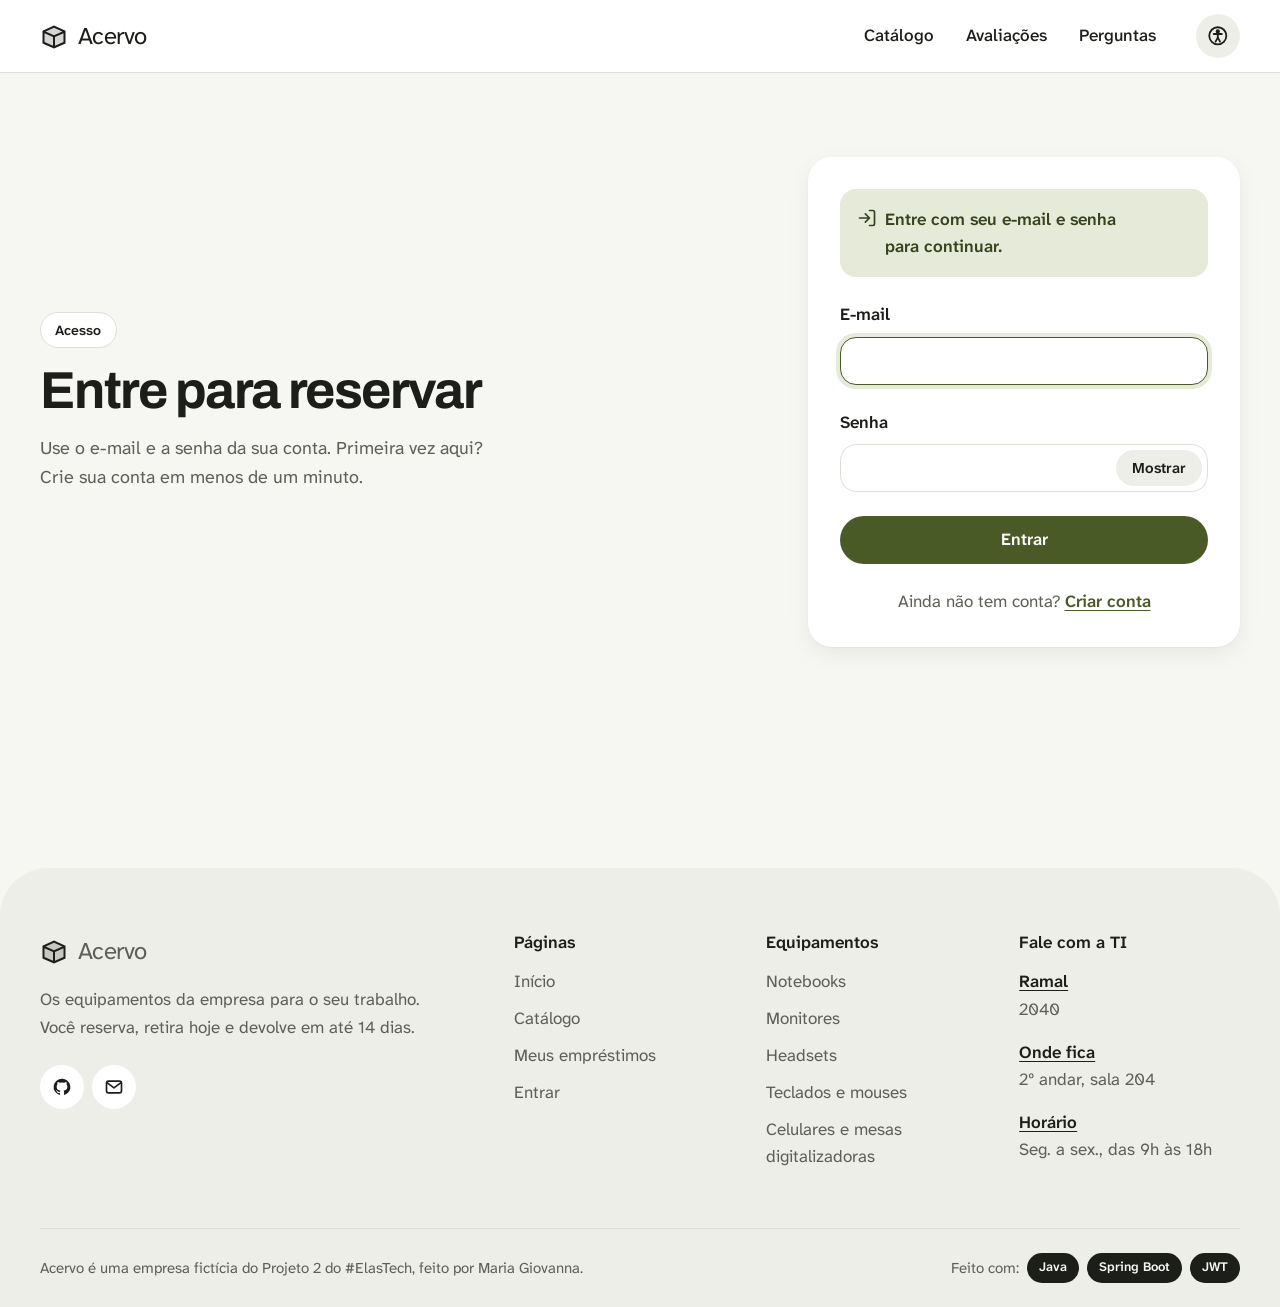
<file: retirada.html>
<!DOCTYPE html>
<html lang="pt-BR">
<head>
    <meta charset="UTF-8">
    <meta name="viewport" content="width=device-width, initial-scale=1">
    <title>Confirmar reserva – Acervo</title>
    <meta name="description" content="Confira o equipamento, seus dados e o prazo antes de reservar.">

    <!-- aplica tema, tamanho do texto e cores ANTES de desenhar a página -->
    <script src="js/core/preferencias.js"></script>

    <!-- fontes: Archivo (títulos) e Atkinson Hyperlegible Next (texto, feita para baixa visão) -->
    <link rel="preconnect" href="https://fonts.googleapis.com">
    <link rel="preconnect" href="https://fonts.gstatic.com" crossorigin>
    <link href="https://fonts.googleapis.com/css2?family=Archivo:wght@600;700;800&family=Atkinson+Hyperlegible+Next:wght@400;500;600;700&display=swap" rel="stylesheet">

    <!-- CSS: sistema (base) → peças (componentes) → página -->
    <link rel="stylesheet" href="css/base/tokens.css">
    <link rel="stylesheet" href="css/base/reset.css">
    <link rel="stylesheet" href="css/base/tipografia.css">
    <link rel="stylesheet" href="css/base/layout.css">
    <link rel="stylesheet" href="css/componentes/botoes.css">
    <link rel="stylesheet" href="css/componentes/cartao.css">
    <link rel="stylesheet" href="css/componentes/formularios.css">
    <link rel="stylesheet" href="css/componentes/selos.css">
    <link rel="stylesheet" href="css/componentes/estados.css">
    <link rel="stylesheet" href="css/componentes/avisos.css">
    <link rel="stylesheet" href="css/componentes/cabecalho.css">
    <link rel="stylesheet" href="css/componentes/rodape.css">
    <link rel="stylesheet" href="css/componentes/cartao-produto.css">
    <link rel="stylesheet" href="css/paginas/retirada.css">
</head>
<body data-pagina="retirada">

<header id="cabecalho"></header>

<main id="conteudo" class="pagina">
    <a class="link-seta voltar" href="index.html#catalogo" id="link-voltar"></a>

    <!-- os 3 passos: onde a pessoa está no caminho -->
    <ol class="passos" aria-label="Etapas da reserva">
        <li data-feito="true">Escolher</li>
        <li data-atual="true" id="passo-confirmar">Confirmar</li>
        <li id="passo-pronto">Pronto</li>
    </ol>

    <div class="esqueleto" id="carregando" style="min-height: 26rem"></div>

    <!-- CONFIRMAR: o equipamento à esquerda, o resumo à direita -->
    <section class="reserva" id="reserva" aria-labelledby="titulo-reserva" hidden>
        <article class="cartao-produto reserva__produto">
            <div class="cartao-produto__foto" id="reserva-foto">
                <span class="cartao-produto__aba" id="reserva-tipo"></span>
            </div>
            <h1 class="titulo-cartao" id="reserva-nome"></h1>
            <p class="cartao-produto__info" id="reserva-unidade"></p>
            <ul class="reserva__destaques" id="reserva-destaques"></ul>
        </article>

        <div class="cartao reserva__resumo">
            <h2 id="titulo-reserva">Resumo da reserva</h2>

            <dl class="reserva__dados">
                <div>
                    <dt>Quem retira</dt>
                    <dd id="reserva-pessoa"></dd>
                </div>
                <div>
                    <dt>E-mail</dt>
                    <dd id="reserva-email"></dd>
                </div>
                <div>
                    <dt>Retirada</dt>
                    <dd id="reserva-retirada"></dd>
                </div>
                <div>
                    <dt>Devolução até</dt>
                    <dd id="reserva-devolucao"></dd>
                </div>
            </dl>

            <p class="reserva__nota">Um equipamento por vez. Se o prazo passar, você só reserva outro depois de devolver este.</p>

            <p class="alerta alerta--erro" id="reserva-erro" role="alert" hidden></p>

            <div class="reserva__acoes">
                <button class="botao botao--primario botao--largo" id="botao-confirmar" type="button">Confirmar reserva</button>
                <a class="botao botao--secundario botao--largo" href="index.html#catalogo">Escolher outro</a>
            </div>
        </div>
    </section>

    <!-- PRONTO -->
    <section class="estado" id="estado-sucesso" hidden>
        <span class="estado__icone" id="sucesso-icone"></span>
        <h1 class="titulo-secao" id="sucesso-titulo" tabindex="-1">Reserva confirmada</h1>
        <p id="sucesso-texto"></p>
        <div class="estado__acoes">
            <a class="botao botao--primario" href="meus-emprestimos.html">Ver meus empréstimos</a>
            <a class="botao botao--secundario" href="index.html#catalogo">Voltar ao catálogo</a>
        </div>
    </section>

    <!-- NÃO DÁ PRA RESERVAR -->
    <section class="estado" id="estado-indisponivel" hidden>
        <span class="estado__icone" id="indisponivel-icone"></span>
        <h1 class="titulo-secao" id="indisponivel-titulo"></h1>
        <p id="indisponivel-texto"></p>
        <div class="estado__acoes">
            <a class="botao botao--primario" href="index.html#catalogo">Escolher outro equipamento</a>
        </div>
    </section>
</main>

<footer id="rodape"></footer>

<!-- JS: primeiro o que os outros usam; por último, o arquivo da página -->
<script src="js/core/config.js"></script>
<script src="js/core/utilidades.js"></script>
<script src="js/dados/icones.js"></script>
<script src="js/dados/produtos.js"></script>
<script src="js/core/sessao.js"></script>
<script src="js/componentes/avisos.js"></script>
<script src="js/core/api.js"></script>
<script src="js/componentes/cabecalho.js"></script>
<script src="js/componentes/acessibilidade.js"></script>
<script src="js/componentes/foto-produto.js"></script>
<script src="js/componentes/campos.js"></script>
<script src="js/paginas/retirada.js"></script>
</body>
</html>
</file>
<file: css/base/tokens.css>
/* =========================================================
   ACERVO – tokens (o sistema visual inteiro mora aqui)

   REGRAS DO SISTEMA (nenhuma tela foge delas):
   - Cores: neutros quentes + verde-oliva. Nada além desta lista.
   - Raios: --raio-1 (fotos, campos, peças internas), --raio-2 (cartões)
     e --raio-3 (só o rodapé, a maior área). Pílula só em botões e selos.
   - Espaços: múltiplos de 8px (--e1 a --e8).
   - Texto: Archivo nos títulos, Atkinson Hyperlegible Next no resto.
   - Cartão: sempre branco (--superficie), sem borda, sombra suave.
   ========================================================= */


/* //TEMA: claro, escuro ou igual ao sistema */
:root {
    color-scheme: light dark;
}

:root[data-tema="claro"] {
    color-scheme: light;
}

:root[data-tema="escuro"] {
    color-scheme: dark;
}


/* //CORES */
:root {
    /* neutros quentes */
    --fundo: light-dark(#F6F6F2, #121410);           /* fundo da página */
    --superficie: light-dark(#FFFFFF, #1C1F19);      /* cartões */
    --superficie-baixa: light-dark(#EEEEE8, #20241C); /* rodapé e áreas recuadas */
    --fundo-foto: light-dark(#EDEDE7, #FFFFFF);      /* atrás das fotos: no escuro fica branco, como uma vitrine */
    --icone-foto: #8A8D80;                           /* ícone reserva na caixa da foto (o fundo é claro nos dois temas) */
    --linha: light-dark(#DFDFD7, #30352B);
    --texto: light-dark(#1C1E19, #ECEEE6);
    --texto-suave: light-dark(#5C6057, #A7AC9F);

    /* verde-oliva */
    --principal: light-dark(#4A5A27, #B8C78A);
    --principal-forte: light-dark(#36431B, #D0DCAA);
    --principal-suave: light-dark(#E6EAD8, #2A3220);
    --sobre-principal: light-dark(#FFFFFF, #1A2008);

    /* verde-oliva claro: o destaque usado em cima de fundo escuro (vidro do hero, cartão escuro) */
    --oliva-claro: #C9D59E;

    /* tinta: o escuro do sistema (cartão escuro das avaliações, ícones do FAQ) */
    --tinta: light-dark(#1C1E19, #ECEEE6);
    --sobre-tinta: light-dark(#F6F6F2, #1C1E19);

    /* atenção e erro (sempre com ícone e texto, nunca só a cor) */
    --atencao: light-dark(#8E2C5B, #F2A0C4);
    --atencao-suave: light-dark(#F6E3EC, #3B1A2A);
    --erro: light-dark(#B3261E, #FFB4A9);
    --erro-suave: light-dark(#FCE8E6, #3D1C19);
    --borda-atencao: 1px solid transparent;

    --sombra: 0 1px 2px light-dark(rgb(28 30 25 / 0.04), rgb(0 0 0 / 0.3)),
              0 8px 24px light-dark(rgb(28 30 25 / 0.06), rgb(0 0 0 / 0.3));
}


/* //MODOS DE VISÃO PARA DALTONISMO (trocam só as cores de destaque) */
:root[data-visao="vermelho-verde"] {
    --principal: light-dark(#0B5394, #8DB8E8);
    --principal-forte: light-dark(#083E70, #B5D1F1);
    --principal-suave: light-dark(#E3EDF8, #1A2A3D);
    --sobre-principal: light-dark(#FFFFFF, #0A1A2B);
    --atencao: light-dark(#A84300, #FFB27A);
    --atencao-suave: light-dark(#FCE9DC, #3D2416);
}

:root[data-visao="azul-amarelo"] {
    --principal: light-dark(#00636E, #6FCFD9);
    --principal-forte: light-dark(#004A52, #9DE0E7);
    --principal-suave: light-dark(#DDF1F3, #15333A);
    --sobre-principal: light-dark(#FFFFFF, #06272B);
    --atencao: light-dark(#B0144F, #FF9EC2);
    --atencao-suave: light-dark(#FBE4EC, #3D1625);
}

:root[data-visao="cinza"] {
    --fundo: light-dark(#F2F2F2, #121212);
    --superficie: light-dark(#FFFFFF, #1C1C1C);
    --superficie-baixa: light-dark(#EBEBEB, #222222);
    --fundo-foto: light-dark(#EDEDED, #FFFFFF);
    --linha: light-dark(#D9D9D9, #333333);
    --texto: light-dark(#141414, #F0F0F0);
    --texto-suave: light-dark(#4A4A4A, #B0B0B0);
    --principal: light-dark(#1F1F1F, #EDEDED);
    --principal-forte: light-dark(#000000, #FFFFFF);
    --principal-suave: light-dark(#E6E6E6, #2B2B2B);
    --sobre-principal: light-dark(#FFFFFF, #000000);
    --atencao: light-dark(#141414, #F0F0F0);
    --atencao-suave: light-dark(#FFFFFF, #000000);
    --erro: light-dark(#141414, #F0F0F0);
    --erro-suave: light-dark(#FFFFFF, #000000);
    --borda-atencao: 2px dashed var(--atencao);
}

:root[data-visao="cinza"] img {
    filter: grayscale(1);
}


/* //TAMANHO DO TEXTO (tudo em rem: aumentar a raiz aumenta o site todo) */
:root {
    font-size: 100%;
}

:root[data-fonte="1"] {
    font-size: 87.5%;
}

:root[data-fonte="3"] {
    font-size: 112.5%;
}

:root[data-fonte="4"] {
    font-size: 125%;
}


/* //FORMAS, ESPAÇOS E LETRAS */
:root {
    --raio-1: 1rem;
    --raio-2: 1.5rem;
    --raio-3: 3rem;
    --pilula: 999px;

    --e1: 0.5rem;    /*  8px */
    --e2: 1rem;      /* 16px */
    --e3: 1.5rem;    /* 24px */
    --e4: 2rem;      /* 32px */
    --e5: 3rem;      /* 48px */
    --e6: 4rem;      /* 64px */
    --e8: 6rem;      /* 96px */

    --largura: 75rem;
    --margem: max(var(--e3), (100% - var(--largura)) / 2);

    --fonte: "Atkinson Hyperlegible Next", "Atkinson Hyperlegible", system-ui, sans-serif;
    --fonte-titulo: "Archivo", "Atkinson Hyperlegible Next", system-ui, sans-serif;
}
</file>
<file: css/base/tipografia.css>
/* =========================================================
   ACERVO – tipografia
   Uma escala só para o site inteiro:
   título de abertura > título de seção > título de cartão > texto > texto pequeno.
   ========================================================= */

body {
    font-family: var(--fonte);
    font-size: 1.0625rem;
    line-height: 1.6;
    color: var(--texto);
    background: var(--fundo);
    -webkit-font-smoothing: antialiased;
}

/* títulos: Archivo, pesada e com as letras próximas */
h1,
h2,
h3,
.titulo-abertura,
.titulo-secao,
.titulo-cartao {
    font-family: var(--fonte-titulo);
    font-weight: 700;
    letter-spacing: -0.03em;
    text-wrap: balance;
}

.titulo-abertura {
    font-size: clamp(2.75rem, 1.6rem + 4.6vw, 5.25rem);
    line-height: 1;
}

.titulo-secao,
h1 {
    font-size: clamp(2.25rem, 1.6rem + 2.2vw, 3.25rem);
    line-height: 1.05;
}

.titulo-cartao,
h3 {
    font-size: 1.1875rem;
    line-height: 1.3;
    letter-spacing: -0.015em;
}

h2 {
    font-size: 1.5rem;
    line-height: 1.2;
}

p {
    text-wrap: pretty;
}

.texto-suave {
    color: var(--texto-suave);
}

.texto-pequeno {
    font-size: 0.875rem;
}

a {
    color: var(--principal);
    text-underline-offset: 0.2em;
}

:focus-visible {
    outline: 3px solid var(--principal);
    outline-offset: 3px;
    border-radius: 0.5rem;
}

.so-leitor {
    position: absolute;
    width: 1px;
    height: 1px;
    overflow: hidden;
    clip-path: inset(50%);
    white-space: nowrap;
}
</file>
<file: css/base/layout.css>
/* =========================================================
   ACERVO – layout
   Largura das páginas, espaço entre seções e o rodapé no fim da tela.
   ========================================================= */

html {
    scroll-behavior: smooth;
}

body {
    display: flex;
    flex-direction: column;
    min-height: 100dvh;
}

main {
    flex: 1;
}

/* o "miolo" de largura fixa, centralizado */
.container {
    width: min(100% - 2 * var(--e3), var(--largura));
    margin-inline: auto;
}

/* espaço entre as seções da página inicial */
.secao {
    padding-block: var(--e8) 0;
}

/* páginas internas (entrar, retirada, empréstimos, empresa) */
.pagina {
    width: min(100% - 2 * var(--e3), var(--largura));
    margin-inline: auto;
    padding-block: calc(5rem + var(--e5)) var(--e8);
}

.pagina--estreita {
    width: min(100% - 2 * var(--e3), 50rem);
}

/* links para #catalogo etc.: param abaixo do cabeçalho fixo */
[id] {
    scroll-margin-top: 6.5rem;
}

@media (max-width: 40rem) {
    .container,
    .pagina,
    .pagina--estreita {
        width: min(100% - 2 * var(--e2), var(--largura));
    }

    .secao {
        padding-block: var(--e6) 0;
    }
}

/* o topo das páginas internas: selo + título + texto (o mesmo padrão das seções) */
.topo-pagina {
    display: grid;
    gap: var(--e2);
    margin-bottom: var(--e5);

    & p:last-child {
        max-width: 40rem;
        color: var(--texto-suave);
        font-size: 1.125rem;
    }
}

/* um bloco dentro de uma página interna (título + conteúdo) */
.bloco {
    display: grid;
    gap: var(--e3);
    margin-bottom: var(--e5);
}
</file>
<file: css/componentes/botoes.css>
/* =========================================================
   ACERVO – botões
   UM botão para o site inteiro, em pílula, com 2 variantes:
     .botao--primario   (verde-oliva, a ação principal da tela)
     .botao--secundario (contorno, a ação de apoio)
   e 2 tamanhos: normal (48px) e .botao--pequeno (40px).
   Em cima de foto escura (o hero), .sobre-imagem inverte as cores.
   Botão redondo de ícone: .botao-icone (44px).
   ========================================================= */

.botao {
    display: inline-flex;
    align-items: center;
    justify-content: center;
    gap: var(--e1);
    height: 3rem;
    padding-inline: 1.75rem;
    border: 1.5px solid transparent;
    border-radius: var(--pilula);
    font-size: 1.0625rem;
    font-weight: 600;
    line-height: 1;
    white-space: nowrap;
    text-decoration: none;
    cursor: pointer;
    transition: background-color 0.2s, border-color 0.2s, color 0.2s, scale 0.12s;

    &:active:not(:disabled) {
        scale: 0.97;
    }

    &:disabled,
    &[aria-disabled="true"] {
        opacity: 0.5;
        cursor: not-allowed;
    }

    &[aria-busy="true"] {
        cursor: progress;
        opacity: 0.75;
    }

    & svg {
        width: 1.15rem;
        height: 1.15rem;
        flex-shrink: 0;
    }
}

.botao--pequeno {
    height: 2.5rem;
    padding-inline: 1.25rem;
    font-size: 0.9375rem;
}

.botao--largo {
    width: 100%;
}

.botao--primario {
    background: var(--principal);
    color: var(--sobre-principal);

    &:hover:not(:disabled) {
        background: var(--principal-forte);
        color: var(--sobre-principal);
    }
}

.botao--secundario {
    background: transparent;
    border-color: var(--linha);
    color: var(--texto);

    &:hover:not(:disabled) {
        border-color: var(--texto);
        color: var(--texto);
    }
}

/* em cima de foto escura: o primário fica branco e o secundário fica translúcido */
.sobre-imagem .botao--primario {
    background: #FFFFFF;
    color: #1C1E19;

    &:hover {
        background: #ECEEE6;
        color: #1C1E19;
    }
}

.sobre-imagem .botao--secundario {
    background: rgb(255 255 255 / 0.08);
    border-color: rgb(255 255 255 / 0.45);
    color: #FFFFFF;
    backdrop-filter: blur(6px);

    &:hover {
        background: rgb(255 255 255 / 0.16);
        border-color: #FFFFFF;
        color: #FFFFFF;
    }
}

/* botão redondo de ícone (acessibilidade, menu, fechar) */
.botao-icone {
    display: inline-grid;
    place-items: center;
    width: 2.75rem;
    height: 2.75rem;
    padding: 0;
    border: 0;
    border-radius: 50%;
    background: var(--superficie-baixa);
    color: var(--texto);
    cursor: pointer;
    transition: background-color 0.2s;

    &:hover {
        background: var(--linha);
    }

    & svg {
        width: 1.35rem;
        height: 1.35rem;
    }
}

/* link de texto com seta (o "Ver todos →" da referência) */
.link-seta {
    display: inline-flex;
    align-items: center;
    gap: 0.4rem;
    padding: 0;
    border: 0;
    background: none;
    color: var(--texto);
    font-weight: 600;
    text-decoration: none;
    cursor: pointer;

    & svg {
        width: 1.1rem;
        height: 1.1rem;
        transition: translate 0.2s;
    }

    &:hover {
        color: var(--principal);
    }

    &:hover svg {
        translate: 0.2rem 0;
    }
}
</file>
<file: css/componentes/cartao.css>
/* =========================================================
   ACERVO – cartão e título de seção
   O cartão é sempre branco, com --raio-2 e sombra suave.
   Toda seção começa igual: selo em pílula + título + texto.
   ========================================================= */

.cartao {
    padding: var(--e4);
    border-radius: var(--raio-2);
    background: var(--superficie);
    box-shadow: var(--sombra);
}

/* o selo da seção ("Catálogo", "Avaliações", "Perguntas comuns") */
.selo-secao {
    display: inline-flex;
    align-items: center;
    gap: var(--e1);
    justify-self: start;
    padding: 0.35rem 0.9rem;
    border: 1px solid var(--linha);
    border-radius: var(--pilula);
    background: var(--superficie);
    font-size: 0.875rem;
    font-weight: 600;
    white-space: nowrap;
}

/* versão em cima de foto (o hero) */
.sobre-imagem .selo-secao {
    border-color: rgb(255 255 255 / 0.25);
    background: rgb(255 255 255 / 0.1);
    color: #FFFFFF;
    backdrop-filter: blur(6px);
}

/* cabeça de seção: selo + título + texto, e um link opcional à direita */
.cabeca-secao {
    display: flex;
    flex-wrap: wrap;
    align-items: flex-end;
    justify-content: space-between;
    gap: var(--e3);
    margin-bottom: var(--e5);
}

.cabeca-secao__texto {
    display: grid;
    gap: var(--e2);
    max-width: 40rem;

    & p {
        color: var(--texto-suave);
        font-size: 1.125rem;
    }
}
</file>
<file: css/componentes/formularios.css>
/* =========================================================
   ACERVO – formulários
   Campo, rótulo, erro embaixo do campo certo (ícone + texto),
   botão de mostrar senha, regras da senha forte, opções em pílula
   e a linha de trocar entre "Entrar" e "Criar conta".
   ========================================================= */

.formulario {
    display: grid;
    gap: var(--e3);
}

/* "Ainda não tem conta? Criar conta" embaixo do botão */
.formulario__troca {
    color: var(--texto-suave);
    text-align: center;

    & a {
        color: var(--principal);
        font-weight: 600;
        text-underline-offset: 0.2em;
    }
}

.campo {
    display: grid;
    gap: var(--e1);

    & label,
    & legend {
        font-weight: 600;
    }

    & .campo__dica {
        color: var(--texto-suave);
        font-size: 0.9375rem;
        font-weight: 400;
    }
}

.campo__entrada {
    width: 100%;
    height: 3rem;
    padding-inline: var(--e2);
    border: 1.5px solid var(--linha);
    border-radius: var(--raio-1);
    background: var(--superficie);
    font-size: 1rem;
    transition: border-color 0.2s, box-shadow 0.2s;

    &:hover {
        border-color: var(--texto-suave);
    }

    &:focus-visible {
        outline: none;
        border-color: var(--principal);
        box-shadow: 0 0 0 4px var(--principal-suave);
    }

    &[aria-invalid="true"] {
        border-color: var(--erro);
        border-width: 2px;
    }
}

.campo__erro {
    display: flex;
    align-items: flex-start;
    gap: var(--e1);
    color: var(--erro);
    font-size: 0.9375rem;
    font-weight: 600;

    & svg {
        width: 1.1rem;
        height: 1.1rem;
        margin-top: 0.15rem;
        flex-shrink: 0;
    }
}

.campo__senha {
    position: relative;

    & .campo__entrada {
        padding-right: 6.5rem;
    }

    & .campo__mostrar {
        position: absolute;
        top: 50%;
        right: 0.375rem;
        translate: 0 -50%;
        height: 2.25rem;
        padding-inline: var(--e2);
        border: 0;
        border-radius: var(--pilula);
        background: var(--superficie-baixa);
        color: var(--texto);
        font-size: 0.9375rem;
        font-weight: 600;
        cursor: pointer;
    }
}

.regras-senha {
    display: grid;
    gap: 0.25rem;
    font-size: 0.9375rem;

    & li {
        display: flex;
        align-items: center;
        gap: var(--e1);
        color: var(--texto-suave);
    }

    & svg {
        width: 1.05rem;
        height: 1.05rem;
        flex-shrink: 0;
    }

    & li[data-ok="true"] {
        color: var(--texto);
        font-weight: 600;

        & svg {
            color: var(--principal);
        }
    }
}

.alerta {
    display: flex;
    align-items: flex-start;
    gap: var(--e1);
    padding: var(--e2);
    border: var(--borda-atencao);
    border-radius: var(--raio-1);
    font-weight: 600;

    & svg {
        width: 1.25rem;
        height: 1.25rem;
        margin-top: 0.1rem;
        flex-shrink: 0;
    }
}

.alerta--erro {
    background: var(--erro-suave);
    color: var(--erro);
}

.alerta--info {
    background: var(--principal-suave);
    color: var(--principal-forte);
}

/* opções em pílula (perfil e painel de acessibilidade) */
.opcoes {
    display: flex;
    flex-wrap: wrap;
    gap: var(--e1);

    & label {
        display: inline-flex;
        align-items: center;
        height: 2.5rem;
        padding-inline: var(--e2);
        border: 1.5px solid var(--linha);
        border-radius: var(--pilula);
        background: var(--superficie);
        font-size: 0.9375rem;
        font-weight: 600;
        cursor: pointer;
        transition: background-color 0.2s, border-color 0.2s, color 0.2s;

        &:hover {
            border-color: var(--texto);
        }

        &:has(input:checked) {
            background: var(--principal);
            border-color: var(--principal);
            color: var(--sobre-principal);
        }

        &:has(input:focus-visible) {
            outline: 3px solid var(--principal);
            outline-offset: 3px;
        }
    }

    & input {
        position: absolute;
        opacity: 0;
        pointer-events: none;
    }
}
</file>
<file: css/componentes/selos.css>
/* =========================================================
   ACERVO – selos de situação
   Disponível, reservado, no prazo, atrasado, devolvido.
   Pílula pequena, sempre com ícone + texto.
   ========================================================= */

.selo {
    display: inline-flex;
    align-items: center;
    gap: 0.375rem;
    padding: 0.3rem 0.75rem;
    border-radius: var(--pilula);
    font-size: 0.875rem;
    font-weight: 600;
    line-height: 1.2;

    & svg {
        width: 1rem;
        height: 1rem;
        flex-shrink: 0;
    }
}

.selo--disponivel,
.selo--no-prazo {
    background: var(--principal-suave);
    color: var(--principal-forte);
}

.selo--emprestado,
.selo--devolvido {
    background: var(--superficie-baixa);
    color: var(--texto-suave);
}

.selo--atrasado {
    background: var(--atencao-suave);
    color: var(--atencao);
    border: var(--borda-atencao);
}
</file>
<file: css/componentes/estados.css>
/* =========================================================
   ACERVO – estados
   Carregando (esqueleto), lista vazia e a tela de sucesso.
   ========================================================= */

.esqueleto {
    border-radius: var(--raio-2);
    background: linear-gradient(100deg, var(--superficie) 40%, var(--superficie-baixa) 50%, var(--superficie) 60%);
    background-size: 300% 100%;
    animation: brilho 1.4s ease-in-out infinite;
}

@keyframes brilho {
    from {
        background-position: 100% 0;
    }

    to {
        background-position: 0 0;
    }
}

.vazio {
    grid-column: 1 / -1;
    padding: var(--e4);
    border-radius: var(--raio-2);
    background: var(--superficie);
    color: var(--texto-suave);
}

.estado {
    display: grid;
    justify-items: center;
    gap: var(--e2);
    padding: var(--e5) var(--e4);
    border-radius: var(--raio-2);
    background: var(--superficie);
    box-shadow: var(--sombra);
    text-align: center;

    & p {
        max-width: 32rem;
        color: var(--texto-suave);
    }
}

.estado__icone {
    display: grid;
    place-items: center;
    width: 3.5rem;
    height: 3.5rem;
    border-radius: 50%;
    background: var(--principal);
    color: var(--sobre-principal);
    box-shadow: 0 8px 20px color-mix(in srgb, var(--principal) 35%, transparent);

    & svg {
        width: 1.6rem;
        height: 1.6rem;
    }
}

.estado__acoes {
    display: flex;
    flex-wrap: wrap;
    justify-content: center;
    gap: var(--e1);
    margin-top: var(--e1);
}
</file>
<file: css/componentes/avisos.css>
/* =========================================================
   ACERVO – avisos
   Mensagens no canto da tela depois de uma ação.
   ========================================================= */

.avisos {
    position: fixed;
    right: var(--e3);
    bottom: var(--e3);
    z-index: 30;
    display: grid;
    gap: var(--e1);
    width: min(24rem, calc(100% - 2 * var(--e2)));
}

.aviso {
    display: flex;
    align-items: flex-start;
    gap: var(--e1);
    padding: var(--e2);
    border-radius: var(--raio-1);
    background: var(--superficie);
    box-shadow: var(--sombra);
    font-weight: 600;
    transition: opacity 0.25s, translate 0.25s;

    @starting-style {
        opacity: 0;
        translate: 0 0.75rem;
    }

    & svg {
        width: 1.3rem;
        height: 1.3rem;
        flex-shrink: 0;
        color: var(--principal);
    }

    &.aviso--erro svg {
        color: var(--erro);
    }

    &.aviso--saindo {
        opacity: 0;
        translate: 0 0.75rem;
    }
}
</file>
<file: css/componentes/cabecalho.css>
/* =========================================================
   ACERVO – cabeçalho
   Dois estados (referências 1 e 2):
   - "flutuante": no topo da página inicial, três caixas brancas
     soltas em cima da foto (marca, navegação, ações);
   - "fixo": depois de rolar (e nas outras páginas), uma barra
     branca de ponta a ponta, com tudo alinhado numa linha só.
   O JavaScript só troca o data-estado; o CSS faz a transição.
   ========================================================= */

.pular {
    position: fixed;
    top: var(--e1);
    left: var(--e1);
    z-index: 40;
    padding: var(--e1) var(--e2);
    border-radius: var(--pilula);
    background: var(--principal);
    color: var(--sobre-principal);
    font-weight: 600;
    translate: 0 -300%;

    &:focus {
        translate: 0 0;
    }
}

.cabecalho {
    position: fixed;
    inset: 0 0 auto;
    z-index: 20;
    transition: background-color 0.3s, box-shadow 0.3s;
}

.cabecalho__barra {
    display: flex;
    align-items: center;
    justify-content: space-between;
    gap: var(--e2);
    width: min(100% - 2 * var(--e3), var(--largura));
    margin-inline: auto;
    transition: padding 0.3s;
}

/* as três caixas */
.cabecalho__caixa {
    display: flex;
    align-items: center;
    gap: var(--e1);
    min-height: 3.5rem;
    border-radius: var(--raio-1);
    transition: background-color 0.3s, padding 0.3s, box-shadow 0.3s;
}

.cabecalho__marca {
    gap: 0.6rem;
    color: var(--texto);
    font-size: 1.5rem;
    font-weight: 400;
    letter-spacing: -0.02em;
    text-decoration: none;

    & svg {
        width: 1.75rem;
        height: 1.75rem;
        color: var(--texto);
    }
}

.cabecalho__nav {
    gap: var(--e4);

    & a {
        color: var(--texto);
        font-weight: 500;
        text-decoration: none;
        white-space: nowrap;

        &:hover {
            color: var(--principal);
        }

        &[aria-current="page"] {
            color: var(--principal);
            font-weight: 600;
        }
    }
}

.cabecalho__usuario {
    display: grid;
    padding-inline: var(--e1);
    line-height: 1.2;
    text-align: right;

    & strong {
        font-size: 0.9375rem;
    }

    & span {
        color: var(--texto-suave);
        font-size: 0.8125rem;
    }
}

.cabecalho__menu {
    display: none;
}

/* //ESTADO FLUTUANTE: caixas brancas soltas em cima da foto */
.cabecalho[data-estado="flutuante"] {
    background: transparent;

    & .cabecalho__barra {
        padding-top: var(--e3);
    }

    & .cabecalho__caixa {
        padding: var(--e1) var(--e2);
        background: var(--superficie);
        box-shadow: var(--sombra);
    }

    & .cabecalho__nav {
        padding-inline: var(--e4);
    }
}

/* //ESTADO FIXO: uma barra só, de ponta a ponta */
.cabecalho[data-estado="fixo"] {
    background: color-mix(in srgb, var(--superficie) 94%, transparent);
    box-shadow: 0 1px 0 var(--linha);
    backdrop-filter: blur(12px);

    & .cabecalho__barra {
        padding-block: var(--e1);
    }

    & .cabecalho__caixa {
        padding: 0;
        background: transparent;
        box-shadow: none;
    }

    & .cabecalho__nav {
        margin-left: auto;
        margin-right: var(--e3);
    }
}

/* //CELULAR: a navegação vira um menu (popover) */
@media (max-width: 56rem) {
    .cabecalho__nav,
    .cabecalho__usuario {
        display: none;
    }

    .cabecalho__menu {
        display: inline-grid;
    }

    .cabecalho__barra {
        width: min(100% - 2 * var(--e2), var(--largura));
    }

    .cabecalho[data-estado="flutuante"] .cabecalho__barra {
        padding-top: var(--e2);
    }
}

/* //OS PAINÉIS QUE ABREM DO CABEÇALHO (acessibilidade e menu do celular)
   popover do HTML: abre e fecha sem JavaScript */
.painel {
    inset: 5.5rem var(--margem) auto auto;
    width: min(25rem, calc(100% - 2 * var(--e2)));
    max-height: calc(100dvh - 7rem);
    overflow-y: auto;
    margin: 0;
    padding: var(--e3);
    border: 0;
    border-radius: var(--raio-2);
    background: var(--superficie);
    color: var(--texto);
    box-shadow: var(--sombra);

    opacity: 0;
    translate: 0 -0.5rem;
    transition: opacity 0.2s, translate 0.2s, overlay 0.2s allow-discrete, display 0.2s allow-discrete;

    &:popover-open {
        opacity: 1;
        translate: 0 0;

        @starting-style {
            opacity: 0;
            translate: 0 -0.5rem;
        }
    }
}

.painel__topo {
    display: flex;
    align-items: center;
    justify-content: space-between;
    margin-bottom: var(--e2);

    & h2 {
        font-size: 1.25rem;
    }
}

.painel fieldset {
    display: grid;
    gap: var(--e1);
    padding-block: var(--e2);
    border-top: 1px solid var(--linha);

    & legend {
        float: left;
        width: 100%;
        margin-bottom: var(--e1);
        font-weight: 600;
    }

    & .campo__dica {
        clear: both;
        color: var(--texto-suave);
        font-size: 0.875rem;
    }
}

.painel__links {
    display: grid;

    & a {
        padding-block: var(--e2);
        border-top: 1px solid var(--linha);
        color: var(--texto);
        font-size: 1.125rem;
        font-weight: 600;
        text-decoration: none;
    }
}

@media (max-width: 56rem) {
    .painel {
        inset: 5rem var(--e2) auto auto;
    }
}
</file>
<file: css/componentes/rodape.css>
/* =========================================================
   ACERVO – rodapé (referência 8)
   Fundo recuado com cantos grandes em cima: a marca e as redes
   à esquerda, três colunas de links à direita e, embaixo,
   o aviso do projeto com as tecnologias em selinhos.
   ========================================================= */

.rodape {
    margin-top: var(--e8);
    border-radius: var(--raio-3) var(--raio-3) 0 0;
    background: var(--superficie-baixa);
}

.rodape__conteudo {
    display: grid;
    grid-template-columns: 2fr 1fr 1fr 1fr;
    gap: var(--e4);
    padding-block: var(--e6) var(--e5);

    & h2 {
        margin-bottom: var(--e2);
        font-family: var(--fonte);
        font-size: 1.0625rem;
        font-weight: 600;
        letter-spacing: 0;
    }

    & ul {
        display: grid;
        gap: 0.6rem;
    }

    & a,
    & li {
        color: var(--texto-suave);
        text-decoration: none;
    }

    & a:hover {
        color: var(--texto);
    }
}

.rodape__marca {
    display: grid;
    align-content: start;
    gap: var(--e2);

    & .cabecalho__marca {
        display: inline-flex;
        align-items: center;
        justify-self: start;
    }

    & p {
        max-width: 24rem;
        color: var(--texto-suave);
    }
}

.rodape__redes {
    display: flex;
    gap: var(--e1);
    margin-top: var(--e1);

    & a {
        display: grid;
        place-items: center;
        width: 2.75rem;
        height: 2.75rem;
        border-radius: 50%;
        background: var(--superficie);
        color: var(--texto);
        transition: background-color 0.2s;

        &:hover {
            background: var(--principal-suave);
        }
    }

    & svg {
        width: 1.25rem;
        height: 1.25rem;
    }
}

.rodape__contato dt {
    color: var(--texto);
    font-weight: 600;
    text-decoration: underline;
    text-underline-offset: 0.2em;
}

.rodape__contato dd {
    margin-bottom: var(--e2);
    color: var(--texto-suave);
}

.rodape__base {
    display: flex;
    flex-wrap: wrap;
    align-items: center;
    justify-content: space-between;
    gap: var(--e2);
    padding-block: var(--e3);
    border-top: 1px solid var(--linha);
    color: var(--texto-suave);
    font-size: 0.9375rem;
}

.rodape__tecnologias {
    display: flex;
    flex-wrap: wrap;
    align-items: center;
    gap: var(--e1);

    & span {
        padding: 0.3rem 0.75rem;
        border-radius: var(--pilula);
        background: var(--tinta);
        color: var(--sobre-tinta);
        font-size: 0.8125rem;
        font-weight: 600;
    }
}

@media (max-width: 56rem) {
    .rodape {
        border-radius: var(--raio-2) var(--raio-2) 0 0;
    }

    .rodape__conteudo {
        grid-template-columns: 1fr 1fr;

        & .rodape__marca {
            grid-column: 1 / -1;
        }
    }
}
</file>
<file: css/componentes/cartao-produto.css>
/* =========================================================
   ACERVO – cartão de produto (referência 3)
   Cartão branco com a foto e a aba recortada no canto.
   Usado no catálogo (tipos e modelos) e na confirmação da reserva.
   ========================================================= */

.grade-cartoes {
    display: grid;
    grid-template-columns: repeat(4, 1fr);
    gap: var(--e3);

    & .esqueleto {
        aspect-ratio: 4 / 4.6;
    }
}

.cartao-produto {
    display: grid;
    gap: var(--e1);
    padding: var(--e2) var(--e2) var(--e3);
    border-radius: var(--raio-2);
    background: var(--superficie);
    box-shadow: var(--sombra);
    color: var(--texto);
    text-decoration: none;
    transition: translate 0.25s, box-shadow 0.25s;

    &:is(a, button):hover {
        translate: 0 -4px;
        color: var(--texto);
    }

    &[aria-disabled="true"] {
        cursor: default;
    }
}

.cartao-produto__foto {
    position: relative;
    display: grid;
    place-items: center;
    aspect-ratio: 4 / 3;
    margin-bottom: var(--e1);
    padding: 12%;
    border-radius: var(--raio-1);
    background: var(--fundo-foto);

    /* a foto fica presa dentro da caixa: uma foto alta ou grande nunca estica o cartão */
    & img {
        position: absolute;
        inset: 10%;
        width: 80%;
        height: 80%;
        object-fit: contain;
        mix-blend-mode: multiply;   /* o fundo branco da foto se funde com a caixa, nos dois temas */
        transition: scale 0.35s;
    }

    & > svg {
        width: 34%;
        color: var(--icone-foto);
        opacity: 0.6;
    }
}

/* o cartão de tipo é um botão (troca a vista do catálogo) */
button.cartao-produto {
    width: 100%;
    border: 0;
    font: inherit;
    text-align: left;
    cursor: pointer;
}

:is(a, button).cartao-produto:hover .cartao-produto__foto img {
    scale: 1.05;
}

/* a aba: um pedaço do cartão que "morde" o canto da foto,
   com as duas curvinhas invertidas feitas por degradê radial */
.cartao-produto__aba {
    position: absolute;
    top: 0;
    right: 0;
    padding: 0 0 0.45rem 0.9rem;
    border-bottom-left-radius: var(--raio-1);
    background: var(--superficie);
    font-size: 0.875rem;
    font-weight: 600;
    line-height: 1.6;

    &::before,
    &::after {
        content: "";
        position: absolute;
        width: var(--raio-1);
        height: var(--raio-1);
        background: radial-gradient(circle at 0 100%, transparent calc(var(--raio-1) - 0.5px), var(--superficie) var(--raio-1));
    }

    &::before {
        top: 0;
        left: calc(-1 * var(--raio-1));
    }

    &::after {
        right: 0;
        bottom: calc(-1 * var(--raio-1));
    }
}

.cartao-produto__info {
    color: var(--principal);
    font-weight: 700;
}

.cartao-produto[aria-disabled="true"] .cartao-produto__info {
    color: var(--texto-suave);
}

.cartao-produto[aria-disabled="true"] .cartao-produto__foto img,
.cartao-produto[aria-disabled="true"] .cartao-produto__foto > svg {
    opacity: 0.45;
}

@media (max-width: 64rem) {
    .grade-cartoes {
        grid-template-columns: repeat(3, 1fr);
    }
}

@media (max-width: 48rem) {
    .grade-cartoes {
        grid-template-columns: repeat(2, 1fr);
        gap: var(--e2);
    }

    .cartao-produto {
        padding: var(--e1) var(--e1) var(--e2);
    }

    .cartao-produto .titulo-cartao {
        font-size: 1rem;
    }
}
</file>
<file: css/paginas/inicio.css>
/* =========================================================
   ACERVO – página inicial (index.html)
   Hero com foto (ref. 2), catálogo por tipos (ref. 3),
   avaliações empilhadas (refs. 4 e 5) e perguntas (refs. 6 e 7).
   ========================================================= */


/* //HERO (referência 2): foto ao fundo, texto no centro, 2 botões
   e três cartões de vidro embaixo com números que vêm da API */
.hero {
    position: relative;
    isolation: isolate;
    display: grid;
    grid-template-columns: minmax(0, 1fr);
    justify-items: center;
    gap: var(--e5);
    min-height: 100svh;
    padding: 7.5rem var(--e3) 0;
    overflow: hidden;
    color: #FFFFFF;
    text-align: center;

    /* a foto (img/hero.webp). Sem ela, fica o degradê quente por baixo */
    background:
        url("../../img/hero.webp") center / cover no-repeat,
        radial-gradient(70% 60% at 70% 30%, #6B6A3A 0%, transparent 70%),
        linear-gradient(160deg, #3A3F22 0%, #1C1E19 70%);

    /* véu escuro: o texto branco lê bem em cima de qualquer foto */
    &::before {
        content: "";
        position: absolute;
        inset: 0;
        z-index: -1;
        background: linear-gradient(to bottom, rgb(20 22 16 / 0.55), rgb(20 22 16 / 0.3) 45%, rgb(20 22 16 / 0.45));
    }

    /* a foto (e o pé dos cartões) se dissolve no fundo da página, como na referência */
    &::after {
        content: "";
        position: absolute;
        inset: auto 0 0;
        height: 7rem;
        z-index: 1;
        background: linear-gradient(to bottom, transparent, var(--fundo));
        pointer-events: none;
    }
}

.hero__conteudo {
    display: grid;
    justify-items: center;
    gap: var(--e3);
    max-width: 56rem;

    & p {
        max-width: 34rem;
        color: rgb(255 255 255 / 0.88);
        font-size: 1.25rem;
    }

    /* o selo é o "chapéu" do título: no centro e no tamanho de selo,
       sem herdar o tamanho do texto de apoio da regra de cima */
    & .selo-secao {
        justify-self: center;
        font-size: 0.875rem;
    }
}

.hero__acoes {
    display: flex;
    flex-wrap: wrap;
    justify-content: center;
    gap: var(--e2);
    margin-top: var(--e1);
}

/* os três cartões de vidro: mesma largura, mesma altura, na mesma linha */
.hero__cartoes {
    position: relative;
    z-index: 2;                  /* acima do degradê do pé da foto */
    display: grid;
    grid-template-columns: repeat(3, minmax(0, 1fr));
    align-items: stretch;        /* os três crescem até a altura do mais alto */
    gap: var(--e3);
    width: min(100%, 70rem);     /* largo o bastante pro título e a pílula caberem na mesma linha */
    margin-bottom: var(--e6);
    text-align: left;
}

.vidro {
    display: grid;
    gap: var(--e2);
    padding: var(--e3);
    border: 1px solid rgb(255 255 255 / 0.14);
    border-radius: var(--raio-2);
    background: rgb(28 30 25 / 0.55);
    backdrop-filter: blur(16px);
    color: #FFFFFF;
}

/* os cartões dos lados ficam com o conteúdo no meio da altura */
.vidro--lateral {
    align-content: center;
    justify-items: center;
    text-align: center;
}

.vidro__icone {
    display: grid;
    place-items: center;
    width: 3.5rem;
    height: 3.5rem;
    border-radius: 50%;
    background: var(--oliva-claro);
    color: #1C1E19;
    box-shadow: 0 0 0 6px rgb(201 213 158 / 0.18);

    & svg {
        width: 1.6rem;
        height: 1.6rem;
    }
}

.vidro__titulo {
    font-family: var(--fonte-titulo);
    font-size: 1.25rem;
    font-weight: 700;
    letter-spacing: -0.02em;
    line-height: 1.2;
}

.vidro__suave {
    color: rgb(255 255 255 / 0.7);
    font-size: 0.875rem;
}

/* o cartão do meio: a lista do que está livre hoje */
.vidro--principal {
    align-content: start;        /* o título e a lista começam no topo */
}

.vidro__topo {
    display: flex;
    flex-wrap: wrap;
    align-items: flex-start;
    justify-content: space-between;
    gap: var(--e2);
}

.vidro__lista {
    display: grid;
    gap: var(--e1);

    & li {
        display: flex;
        align-items: center;
        justify-content: space-between;
        gap: var(--e2);
        padding: var(--e1) var(--e2);
        border-radius: var(--raio-1);
        background: rgb(255 255 255 / 0.07);
    }

    & strong {
        display: block;
        font-size: 0.9375rem;
    }
}

.vidro__pilula {
    flex-shrink: 0;
    padding: 0.2rem 0.6rem;
    border-radius: var(--pilula);
    background: var(--oliva-claro);
    color: #1C1E19;
    font-size: 0.8125rem;
    font-weight: 700;
}

.vidro__pilula--escura {
    background: rgb(255 255 255 / 0.12);
    color: #FFFFFF;
}

/* o cartão da direita: os tipos mais procurados em círculos */
.vidro__circulos {
    display: flex;
    gap: var(--e2);

    & li {
        display: grid;
        justify-items: center;
        gap: 0.35rem;
        font-size: 0.875rem;
        font-weight: 600;
    }

    & span {
        display: grid;
        place-items: center;
        width: 3rem;
        height: 3rem;
        border-radius: 50%;
        background: #FFFFFF;
        color: #1C1E19;
    }

    & svg {
        width: 1.5rem;
        height: 1.5rem;
    }
}

@media (max-width: 56rem) {
    .hero {
        padding-top: 8rem;
        gap: var(--e5);
    }

    .hero__cartoes {
        grid-template-columns: 1fr;
        width: min(100%, 26rem);
    }

    .vidro--lateral {
        display: none;
    }
}


/* //AVALIAÇÕES (referências 4 e 5): o lado esquerdo fica parado (sticky)
   e os cartões da direita sobem e vão se empilhando um em cima do outro */
.depoimentos {
    display: grid;
    grid-template-columns: minmax(0, 5fr) minmax(0, 7fr);
    gap: var(--e6);
    align-items: start;
}

.depoimentos__lado {
    position: sticky;
    top: 8rem;
    display: grid;
    gap: var(--e3);

    & > p {
        max-width: 26rem;
        color: var(--texto-suave);
        font-size: 1.125rem;
    }
}

/* a prova: rostinhos empilhados + a nota */
.prova {
    display: flex;
    align-items: center;
    gap: var(--e2);
}

.prova__rostos {
    display: flex;

    & span {
        display: grid;
        place-items: center;
        width: 2.75rem;
        height: 2.75rem;
        margin-left: -0.6rem;
        border: 3px solid var(--fundo);
        border-radius: 50%;
        background: var(--principal-suave);
        color: var(--principal-forte);
        font-size: 0.875rem;
        font-weight: 700;
    }

    & span:first-child {
        margin-left: 0;
    }

    & span:last-child {
        background: var(--tinta);
        color: var(--sobre-tinta);
        font-size: 0.75rem;
    }
}

.prova__nota {
    font-family: var(--fonte-titulo);
    font-size: 2.5rem;
    font-weight: 700;
    letter-spacing: -0.04em;
    line-height: 1;
}

.prova__estrelas {
    display: grid;
    font-size: 0.875rem;
    font-weight: 600;
    line-height: 1.3;

    & span:first-child {
        color: var(--principal);
        letter-spacing: 0.1em;
    }
}

.depoimentos__lista {
    display: grid;
    gap: var(--e4);
    padding-bottom: var(--e4);
}

.depoimento {
    position: sticky;
    top: calc(7rem + var(--ordem) * 1.25rem);   /* cada cartão para um pouquinho abaixo do anterior */
    display: grid;
    grid-template-columns: 1fr auto;
    gap: var(--e3);
    min-height: 19rem;
    padding: var(--e4);
    border-radius: var(--raio-2);
    background: var(--superficie);
    box-shadow: var(--sombra);
    rotate: var(--giro);
}

.depoimento:nth-child(1) { --ordem: 0; --giro: -1deg; }
.depoimento:nth-child(2) { --ordem: 1; --giro: 0.8deg; background: var(--principal-suave); }
.depoimento:nth-child(3) { --ordem: 2; --giro: -0.6deg; background: var(--tinta); color: var(--sobre-tinta); }
.depoimento:nth-child(4) { --ordem: 3; --giro: 0.5deg; }

.depoimento__topo {
    grid-column: 1 / -1;
    display: flex;
    justify-content: space-between;
    font-weight: 600;

    & span:first-child {
        color: var(--principal);
        letter-spacing: 0.1em;
    }

    & span:last-child {
        color: var(--texto-suave);
        font-variant-numeric: tabular-nums;
    }
}

.depoimento:nth-child(3) .depoimento__topo span:first-child {
    color: var(--oliva-claro);
}

.depoimento:nth-child(3) .depoimento__topo span:last-child,
.depoimento:nth-child(3) .depoimento__autor span {
    color: color-mix(in srgb, var(--sobre-tinta) 70%, transparent);
}

.depoimento blockquote {
    align-self: center;
    max-width: 24ch;
    font-family: var(--fonte-titulo);
    font-size: clamp(1.4rem, 1.1rem + 0.9vw, 1.9rem);
    font-weight: 700;
    letter-spacing: -0.025em;
    line-height: 1.2;
}

.depoimento__foto {
    position: relative;
    grid-row: 2 / 4;
    grid-column: 2;
    align-self: end;
    display: grid;
    place-items: center;
    width: 9rem;
    aspect-ratio: 1;
    padding: var(--e2);
    border-radius: var(--raio-1);
    background: var(--fundo-foto);

    & img {
        position: absolute;
        inset: 12%;
        width: 76%;
        height: 76%;
        object-fit: contain;
        mix-blend-mode: multiply;
    }

    & > svg {
        width: 50%;
        color: var(--icone-foto);
    }
}

.depoimento__autor {
    display: flex;
    align-items: center;
    gap: var(--e2);

    & .depoimento__rosto {
        display: grid;
        place-items: center;
        width: 2.75rem;
        height: 2.75rem;
        border-radius: 50%;
        background: var(--principal);
        color: var(--sobre-principal);
        font-weight: 700;
    }

    & strong {
        display: block;
    }

    & span {
        color: var(--texto-suave);
        font-size: 0.875rem;
    }
}

@media (max-width: 56rem) {
    .depoimentos {
        grid-template-columns: 1fr;
        gap: var(--e4);
    }

    .depoimentos__lado {
        position: static;
    }

    .depoimento {
        top: calc(5.5rem + var(--ordem) * 1rem);
        grid-template-columns: 1fr;
        min-height: 0;
        padding: var(--e3);
    }

    .depoimento__foto {
        display: none;
    }
}


/* //PERGUNTAS (referências 6 e 7), mas alinhadas:
   o lado esquerdo estica até a altura da lista. O título fica
   alinhado com a primeira pergunta, e o cartão de ajuda com a última,
   com tudo aberto ou fechado. */
.perguntas {
    display: grid;
    grid-template-columns: minmax(0, 5fr) minmax(0, 7fr);
    gap: var(--e6);
    align-items: stretch;
}

.perguntas__lado {
    display: flex;
    flex-direction: column;
    justify-content: space-between;
    gap: var(--e4);
}

.perguntas__titulo {
    display: grid;
    gap: var(--e2);
}

.perguntas__ajuda {
    display: grid;
    justify-items: start;
    gap: var(--e2);

    & p {
        color: var(--texto-suave);
    }
}

.perguntas__lista {
    display: grid;
    align-content: start;
    gap: var(--e2);
}

/* interpolate-size: deixa animar a altura até "auto" ao abrir */
:root {
    interpolate-size: allow-keywords;
}

.pergunta {
    border-radius: var(--raio-2);
    background: var(--superficie);
    box-shadow: var(--sombra);

    & summary {
        display: flex;
        align-items: center;
        justify-content: space-between;
        gap: var(--e2);
        min-height: 4.5rem;
        padding: var(--e2) var(--e3);
        font-weight: 600;
        cursor: pointer;
        list-style: none;

        &::-webkit-details-marker {
            display: none;
        }

        /* o botão redondo escuro: + vira × girando */
        &::after {
            content: "";
            flex-shrink: 0;
            width: 2.25rem;
            height: 2.25rem;
            border-radius: 50%;
            background:
                linear-gradient(var(--sobre-tinta), var(--sobre-tinta)) center / 0.85rem 2px no-repeat,
                linear-gradient(var(--sobre-tinta), var(--sobre-tinta)) center / 2px 0.85rem no-repeat,
                var(--tinta);
            transition: rotate 0.3s;
        }

        &:focus-visible {
            border-radius: var(--raio-2);
        }
    }

    &[open] summary::after {
        rotate: 45deg;
    }

    /* a resposta começa exatamente onde a pergunta começa, e para antes do botão */
    & p {
        padding: 0 calc(var(--e3) + 2.25rem + var(--e2)) var(--e3) var(--e3);
        color: var(--texto-suave);
    }

    &::details-content {
        block-size: 0;
        overflow: hidden;
        transition: block-size 0.3s, content-visibility 0.3s allow-discrete;
    }

    &[open]::details-content {
        block-size: auto;
    }
}

@media (max-width: 56rem) {
    .perguntas {
        grid-template-columns: 1fr;
        gap: var(--e4);
    }

    .perguntas__ajuda {
        order: 2;
    }

    .perguntas__lado {
        display: contents;   /* no celular: título, perguntas e, por último, o cartão de ajuda */
    }

    .perguntas__titulo {
        order: 0;
    }

    .perguntas__lista {
        order: 1;
    }

    .pergunta p {
        padding-right: var(--e3);
    }
}
</file>
<file: css/paginas/entrar.css>
/* =========================================================
   ACERVO – entrar (entrar.html)
   Texto de um lado, formulário no cartão do outro.
   ========================================================= */

.entrar {
    display: grid;
    grid-template-columns: minmax(0, 1fr) minmax(0, 27rem);
    gap: var(--e6);
    align-items: center;
    min-height: calc(100dvh - 22rem);
}

.entrar__texto {
    display: grid;
    gap: var(--e2);

    & p:last-child {
        max-width: 30rem;
        color: var(--texto-suave);
        font-size: 1.125rem;
    }
}

@media (max-width: 56rem) {
    .entrar {
        grid-template-columns: 1fr;
        gap: var(--e4);
        min-height: 0;
    }

    .entrar .cartao {
        padding: var(--e3);
    }
}
</file>
<file: css/paginas/empresa.css>
/* =========================================================
   ACERVO – área da empresa (empresa.html)
   Dois cartões de cadastro lado a lado e a tabela das unidades.
   ========================================================= */

.paineis {
    display: grid;
    grid-template-columns: repeat(auto-fit, minmax(min(100%, 22rem), 1fr));
    gap: var(--e3);
    margin-bottom: var(--e5);

    & .cartao {
        align-content: start;
    }
}

.tabela-topo {
    display: flex;
    flex-wrap: wrap;
    align-items: baseline;
    justify-content: space-between;
    gap: var(--e1);
    margin-bottom: var(--e2);

    & p {
        color: var(--texto-suave);
    }
}

.tabela-rolagem {
    overflow-x: auto;
    border-radius: var(--raio-2);
    background: var(--superficie);
    box-shadow: var(--sombra);
}

.tabela {
    width: 100%;
    border-collapse: collapse;
    font-size: 0.9375rem;

    & th,
    & td {
        padding: var(--e2) var(--e3);
        border-bottom: 1px solid var(--linha);
        text-align: left;
        white-space: nowrap;
    }

    & th {
        color: var(--texto-suave);
        font-weight: 600;
    }

    & tbody tr:last-child td {
        border-bottom: 0;
    }

    & td:first-child {
        font-weight: 600;
    }
}
</file>
<file: css/paginas/meus-emprestimos.css>
/* =========================================================
   ACERVO – meus empréstimos (meus-emprestimos.html)
   Cada empréstimo é um cartão branco: foto, nome, datas,
   situação e o botão de devolver.
   ========================================================= */

.lista-emprestimos {
    display: grid;
    gap: var(--e2);
}

.emprestimo {
    display: grid;
    grid-template-columns: 6rem 1fr auto;
    gap: var(--e3);
    align-items: center;
    padding: var(--e2);
    border-radius: var(--raio-2);
    background: var(--superficie);
    box-shadow: var(--sombra);

    /* atrasado: a borda tracejada aparece também no modo tons de cinza */
    &:has(.selo--atrasado) {
        outline: 2px solid var(--atencao);
        outline-offset: -2px;
    }
}

.emprestimo__foto {
    position: relative;
    display: grid;
    place-items: center;
    aspect-ratio: 1;
    padding: var(--e1);
    border-radius: var(--raio-1);
    background: var(--fundo-foto);

    & img {
        position: absolute;
        inset: 10%;
        width: 80%;
        height: 80%;
        object-fit: contain;
        mix-blend-mode: multiply;
    }

    & > svg {
        width: 55%;
        color: var(--icone-foto);
    }
}

.emprestimo__info {
    display: grid;
    justify-items: start;
    gap: 0.25rem;
}

.emprestimo__datas {
    color: var(--texto-suave);
    font-size: 0.9375rem;
}

@media (max-width: 40rem) {
    .emprestimo {
        grid-template-columns: 4.5rem 1fr;
        gap: var(--e2);

        & .botao {
            grid-column: 1 / -1;
        }
    }
}
</file>
<file: css/paginas/retirada.css>
/* =========================================================
   ACERVO – confirmar reserva (retirada.html)
   Três passos no topo, o equipamento à esquerda (mesmo cartão
   do catálogo) e o resumo com o botão de confirmar à direita.
   ========================================================= */

.voltar {
    margin-bottom: var(--e3);
}

/* //OS PASSOS: Escolher → Confirmar → Pronto */
.passos {
    display: flex;
    flex-wrap: wrap;
    gap: var(--e1);
    margin-bottom: var(--e4);
    counter-reset: passo;

    & li {
        display: inline-flex;
        align-items: center;
        gap: var(--e1);
        padding: 0.35rem 1rem 0.35rem 0.35rem;
        border-radius: var(--pilula);
        background: var(--superficie);
        color: var(--texto-suave);
        font-size: 0.9375rem;
        font-weight: 600;
        counter-increment: passo;
    }

    & li::before {
        content: counter(passo);
        display: grid;
        place-items: center;
        width: 1.75rem;
        height: 1.75rem;
        border-radius: 50%;
        background: var(--superficie-baixa);
    }

    & li[data-feito="true"]::before {
        content: "✓";
        background: var(--principal-suave);
        color: var(--principal-forte);
    }

    & li[data-atual="true"] {
        color: var(--texto);

        &::before {
            background: var(--principal);
            color: var(--sobre-principal);
        }
    }
}

/* //A RESERVA: produto + resumo */
.reserva {
    display: grid;
    grid-template-columns: minmax(0, 1fr) minmax(0, 1.15fr);
    gap: var(--e3);
    align-items: start;
}

.reserva__produto {
    padding-bottom: var(--e4);

    & .titulo-cartao {
        font-size: 1.5rem;
    }
}

.reserva__destaques {
    display: grid;
    gap: 0.25rem;
    margin-top: var(--e1);
    color: var(--texto-suave);

    & li::before {
        content: "• ";
        color: var(--principal);
    }
}

.reserva__resumo {
    display: grid;
    gap: var(--e3);
}

.reserva__dados {
    display: grid;
    grid-template-columns: 1fr 1fr;
    gap: var(--e2);

    & div {
        padding: var(--e2);
        border-radius: var(--raio-1);
        background: var(--fundo);
    }

    & dt {
        color: var(--texto-suave);
        font-size: 0.875rem;
    }

    & dd {
        font-weight: 600;
        overflow-wrap: anywhere;
    }
}

.reserva__nota {
    color: var(--texto-suave);
    font-size: 0.9375rem;
}

.reserva__acoes {
    display: grid;
    gap: var(--e1);
}

@media (max-width: 56rem) {
    .reserva {
        grid-template-columns: 1fr;
    }
}

@media (max-width: 30rem) {
    .reserva__dados {
        grid-template-columns: 1fr;
    }
}
</file>
